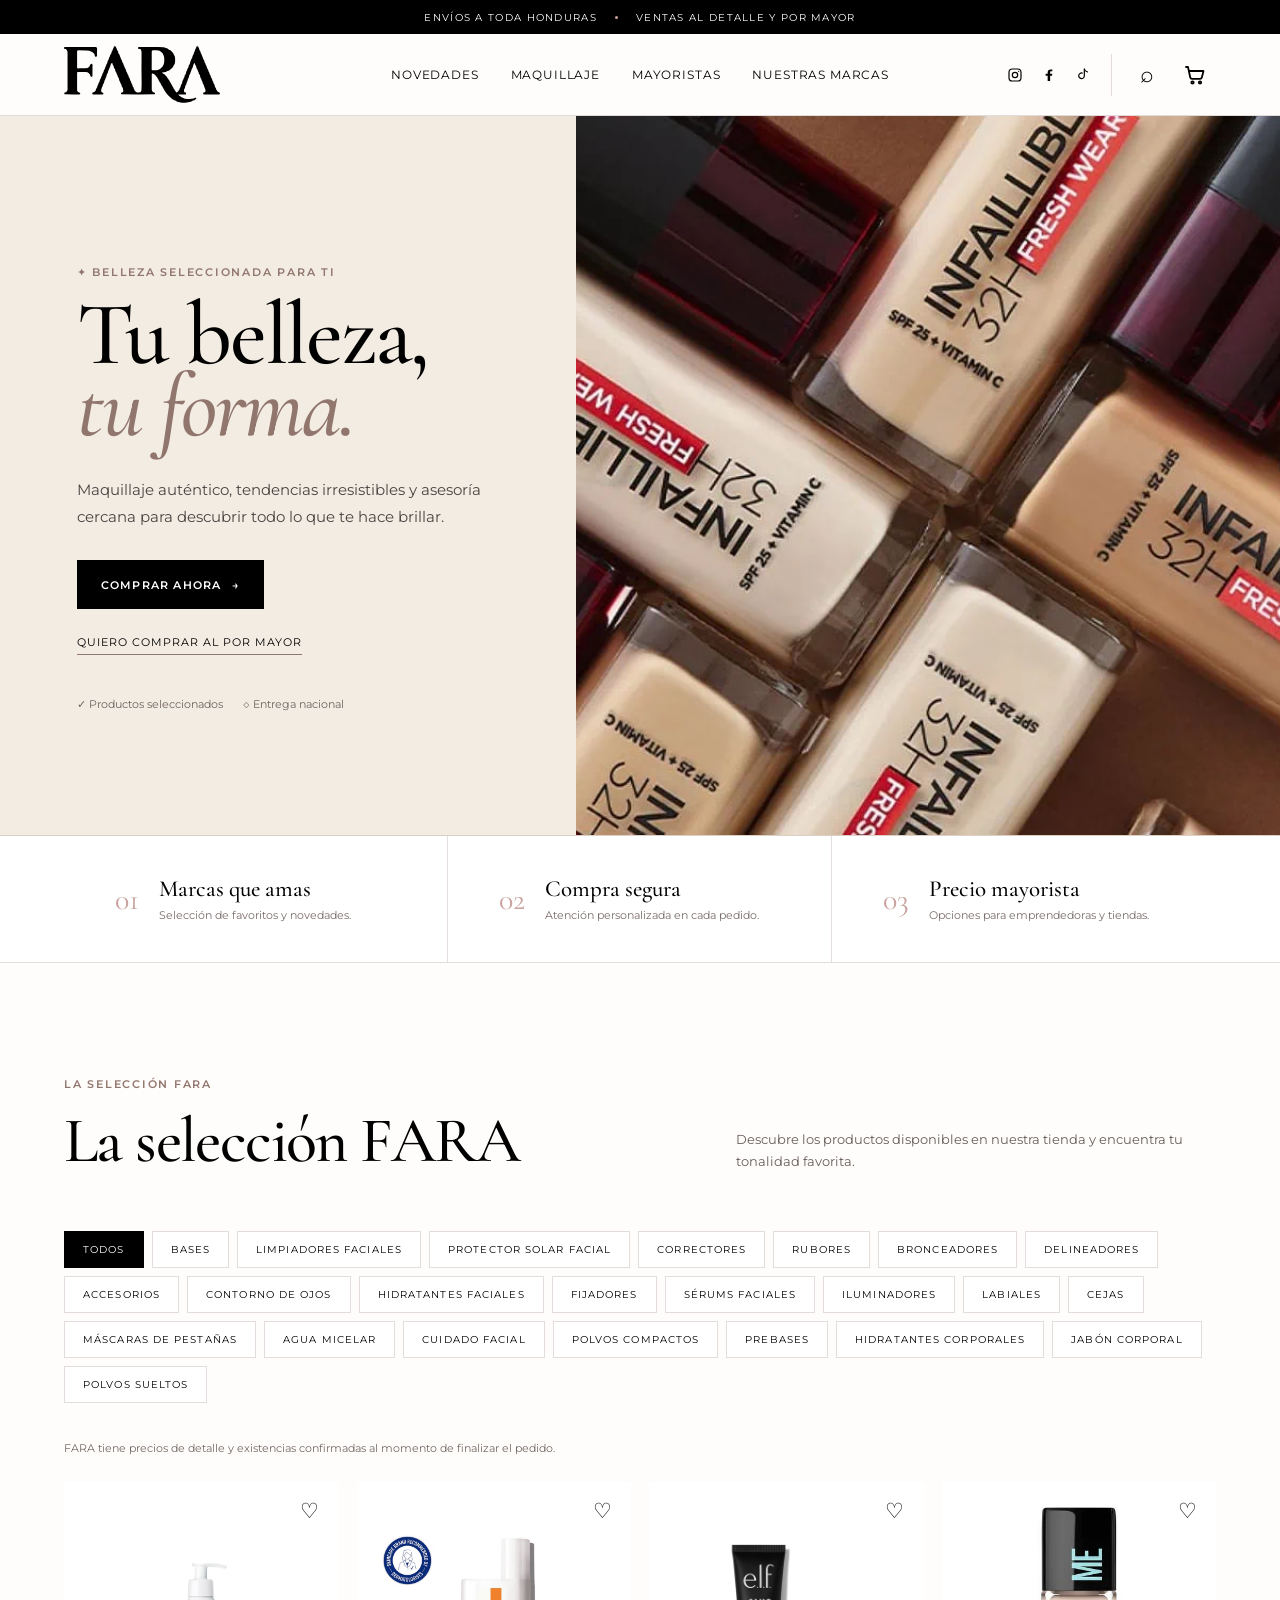
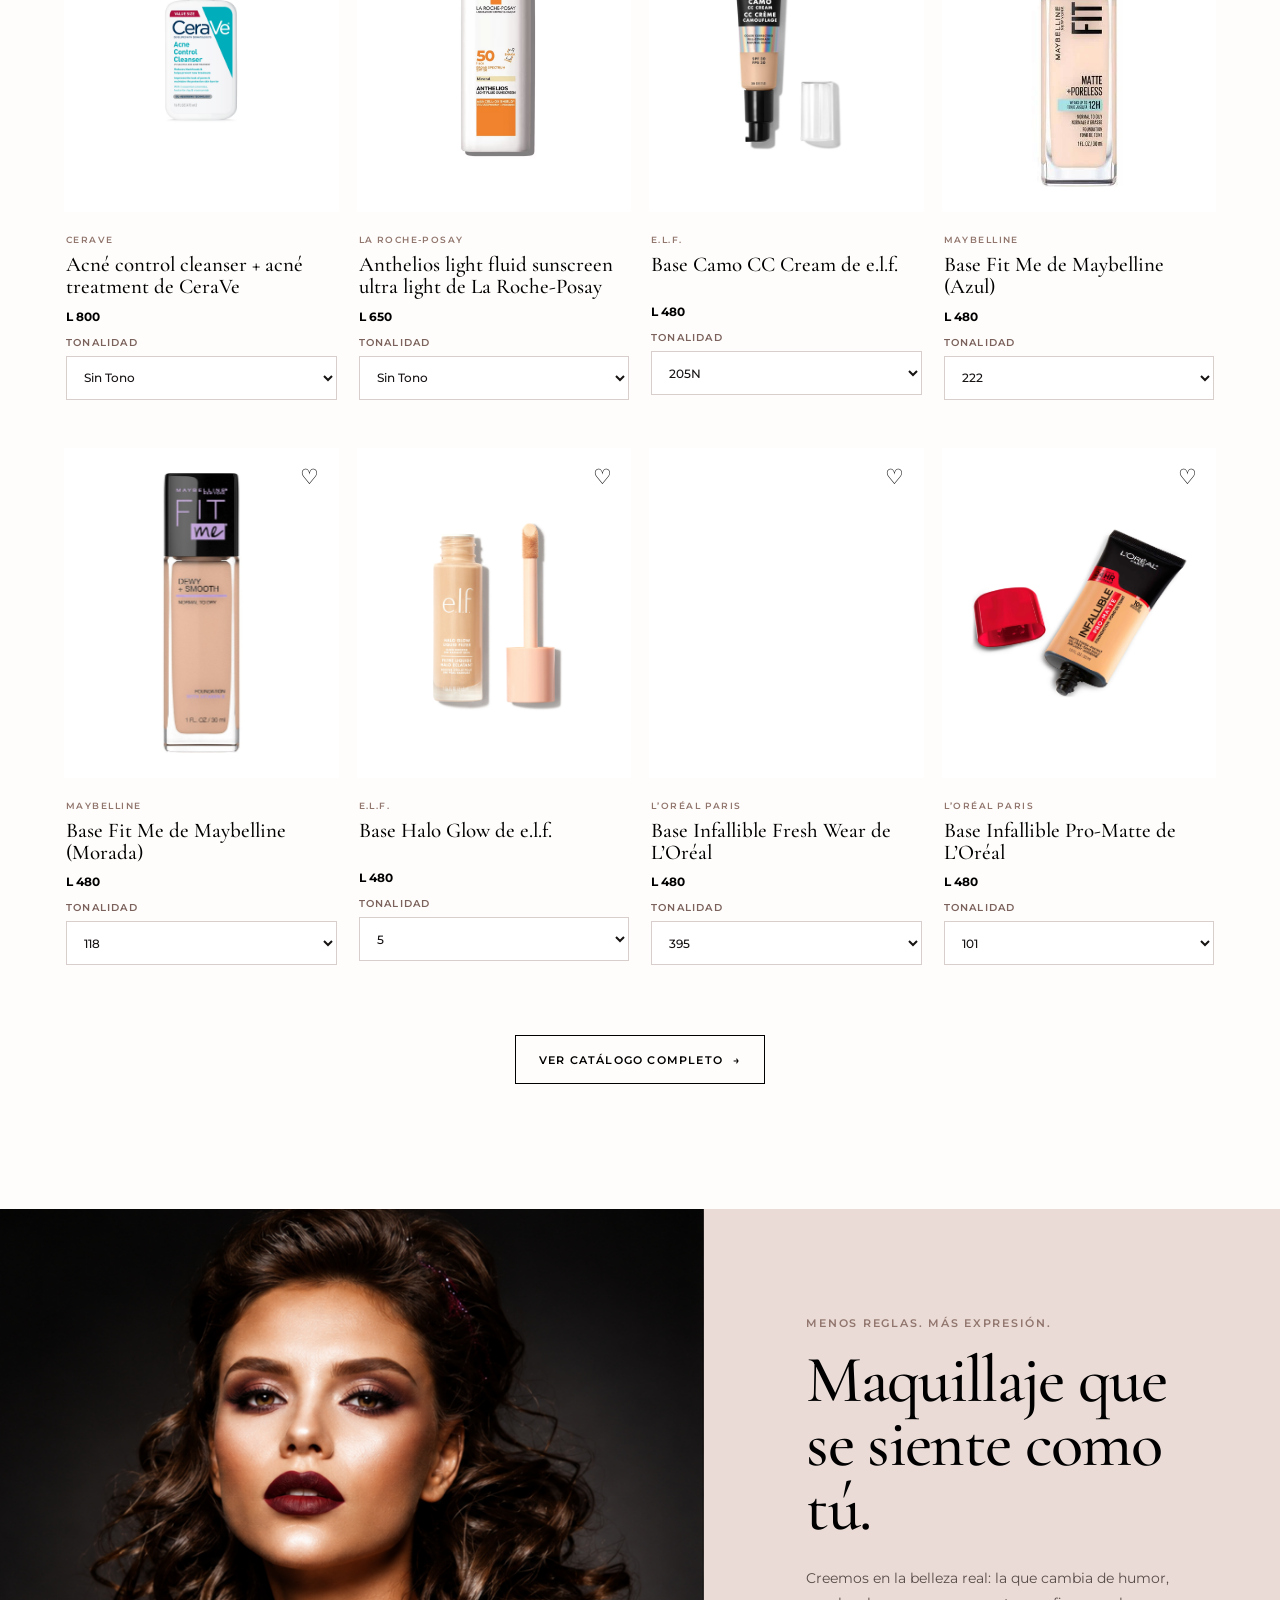
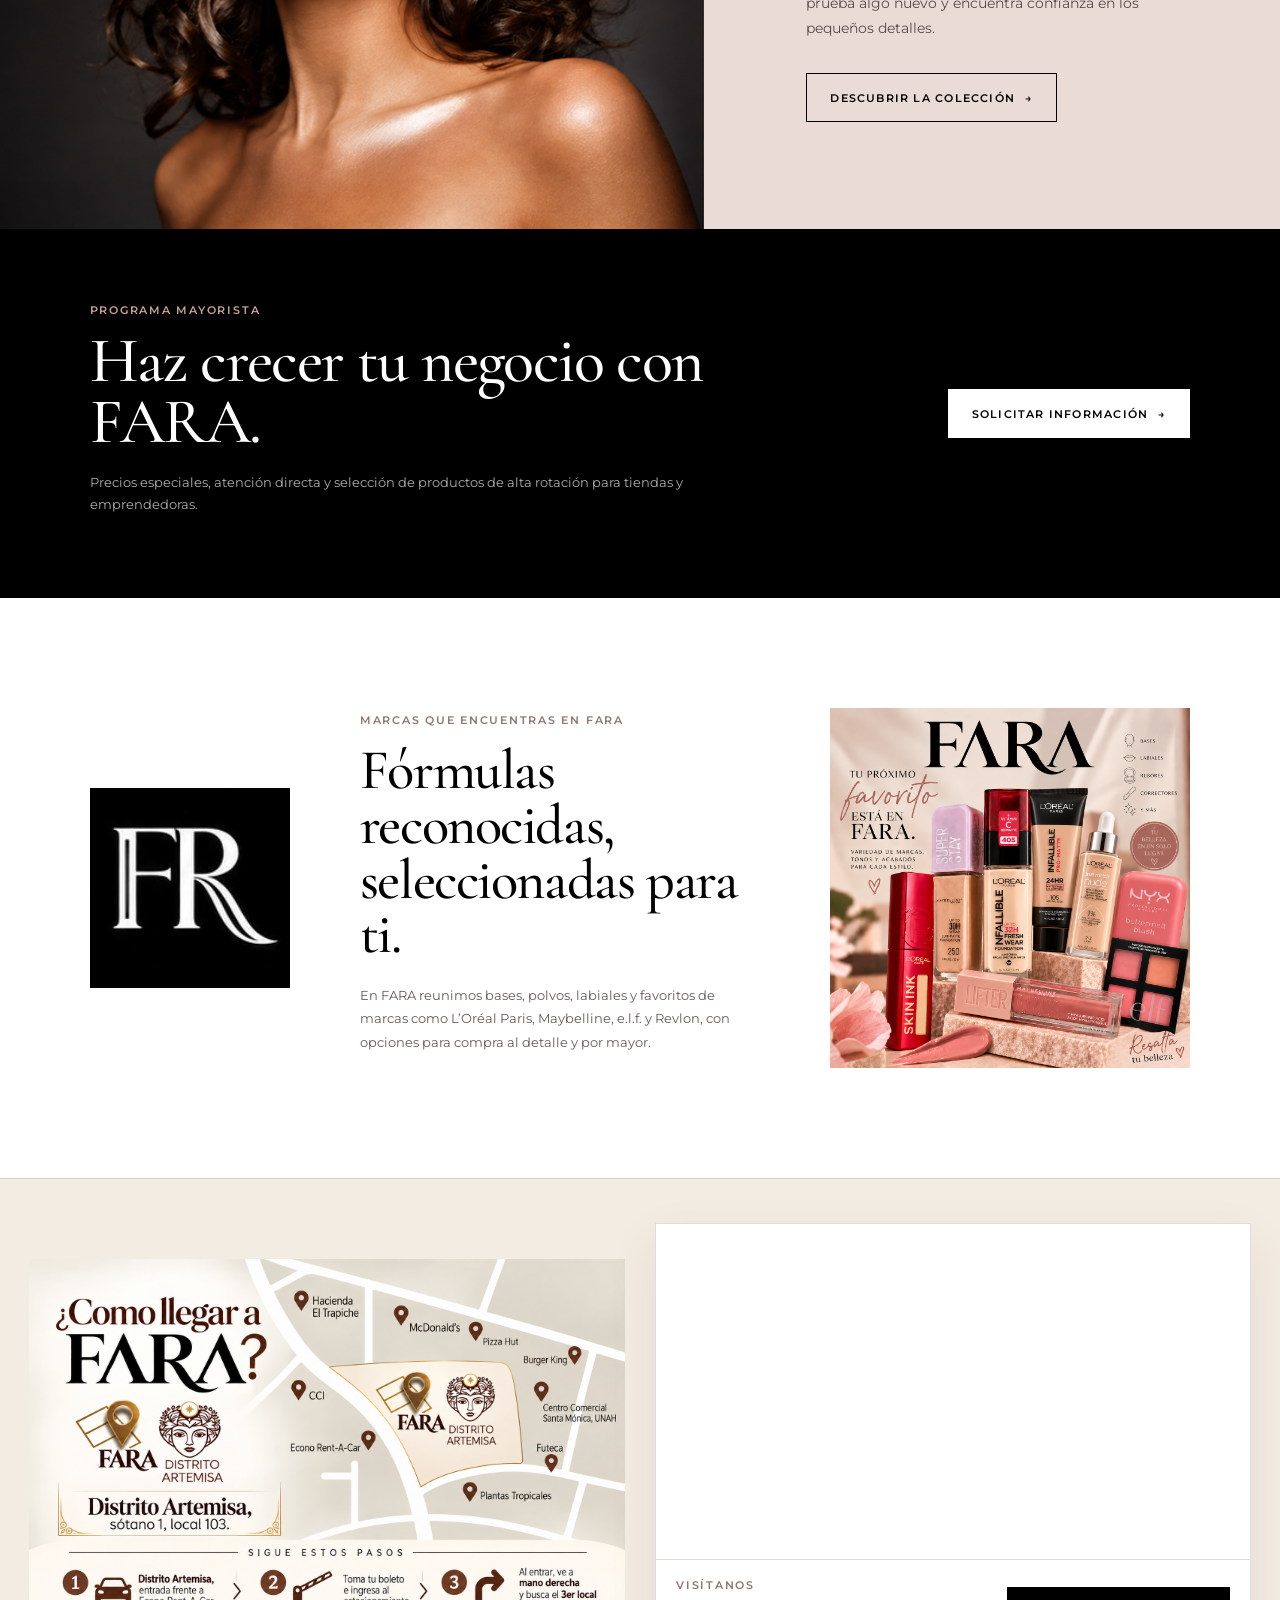
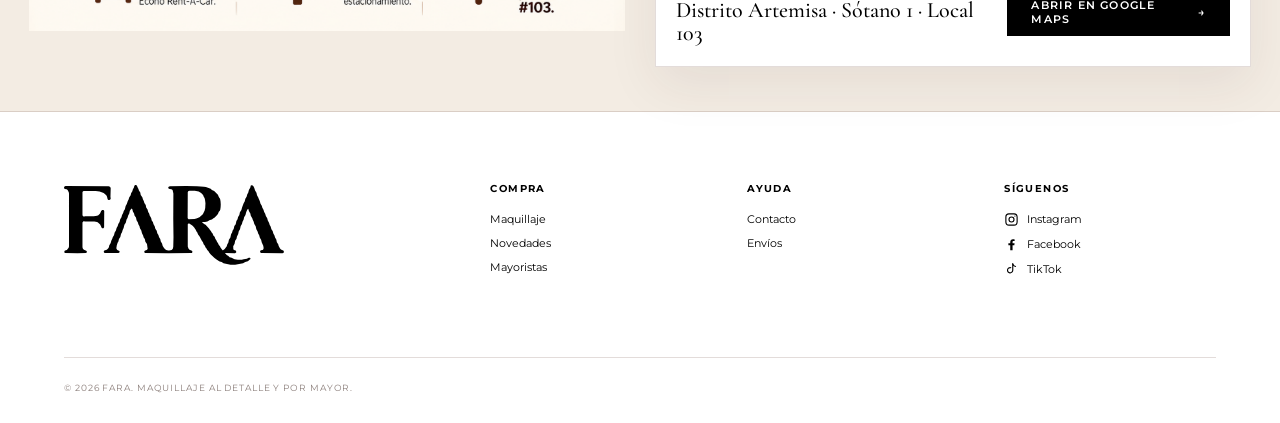
<file: index.html>
<!doctype html>
<html lang="es">

<head>
  <meta charset="utf-8">
  <meta name="viewport" content="width=device-width, initial-scale=1">
  <meta name="theme-color" content="#F3ECE3">
  <meta name="description" content="FARA — Maquillaje al detalle y por mayor en Honduras.">
  <link rel="icon" type="image/svg+xml" href="assets/fara-favicon.ico">
  <link rel="preconnect" href="https://fonts.googleapis.com">
  <link rel="preconnect" href="https://fonts.gstatic.com" crossorigin>
  <link
    href="https://fonts.googleapis.com/css2?family=Cormorant+Garamond:ital,wght@0,500;0,600;1,500&family=Montserrat:wght@400;500;600&display=swap"
    rel="stylesheet">
  <link rel="stylesheet" href="assets/styles.css?v=20260918-location-wide4">
  <link rel="stylesheet" href="assets/logo.css?v=20260803-1610">
  <link rel="stylesheet" href="assets/product-images.css?v=20260803-1610">
  <link rel="stylesheet" href="assets/cart-ui.css?v=20260803-1610">
  <link rel="stylesheet" href="assets/editorial-clean.css?v=20260803-1645">
  <title>FARA | Maquillaje al detalle y por mayor</title>
</head>

<body>
  <div class="announcement">
    <span>Envíos a toda Honduras</span><span class="announcement-dot"></span><span>Ventas al detalle y por mayor</span>
  </div>

  <header class="header">
    <button class="icon-button mobile-only" id="menuOpen" aria-label="Abrir menú"><span class="icon">☰</span></button>
    <a class="wordmark" href="#inicio" aria-label="FARA Inicio">FARA</a>
    <nav class="desktop-nav" aria-label="Navegación principal">
      <a href="#novedades">Novedades</a>
      <a href="/productos.html">Maquillaje</a>
      <a href="#mayoristas">Mayoristas</a>
      <a href="#marca">Nuestras marcas</a>
    </nav>
    <div class="header-actions">
      <button class="icon-button" id="searchToggle" aria-label="Buscar"><span class="icon">⌕</span></button>
      <button class="icon-button cart-button" id="cartOpen" aria-label="Abrir carrito">
        <svg class="cart-svg" viewBox="0 0 24 24" aria-hidden="true">
          <path d="M3 4h2l2.2 10.2a2 2 0 0 0 2 1.6h7.7a2 2 0 0 0 2-1.6L20.5 8H6.2"></path>
          <circle cx="9.5" cy="19.5" r="1.2"></circle>
          <circle cx="17" cy="19.5" r="1.2"></circle>
        </svg>
        <span class="cart-count" id="cartCount" hidden>0</span>
      </button>
    </div>
  </header>

  <div class="search-bar" id="searchBar" hidden>
    <span class="icon">⌕</span>
    <input id="searchInput" autocomplete="off" placeholder="Buscar por producto, marca o categoría">
    <button class="icon-button" id="searchClose" aria-label="Cerrar búsqueda">×</button>
  </div>

  <main>
    <section class="hero" id="inicio">
      <div class="hero-copy">
        <span class="eyebrow">✦ Belleza seleccionada para ti</span>
        <h1>Tu belleza,<br><em>tu forma.</em></h1>
        <p>Maquillaje auténtico, tendencias irresistibles y asesoría cercana para descubrir todo lo que te hace brillar.
        </p>
        <div class="hero-actions">
          <a class="button button--dark" href="/productos.html">Comprar ahora <span>→</span></a>
          <a class="text-link" href="#mayoristas">Quiero comprar al por mayor</a>
        </div>
        <div class="hero-proof"><span>✓ Productos seleccionados</span><span>◇ Entrega nacional</span></div>
      </div>
      <div class="hero-art" aria-label="Colección de maquillaje FARA">
        <img src="assets/Base-maquillaje-LOreal-2-1200x675.webp"
          alt="Colección de maquillaje L'Oréal disponible en FARA"
          style="width:100%;height:100%;object-fit:cover;object-position:center;">
      </div>
    </section>

    <section class="benefits" aria-label="Beneficios">
      <article><span>01</span>
        <div><strong>Marcas que amas</strong>
          <p>Selección de favoritos y novedades.</p>
        </div>
      </article>
      <article><span>02</span>
        <div><strong>Compra segura</strong>
          <p>Atención personalizada en cada pedido.</p>
        </div>
      </article>
      <article><span>03</span>
        <div><strong>Precio mayorista</strong>
          <p>Opciones para emprendedoras y tiendas.</p>
        </div>
      </article>
    </section>

    <section class="catalog" id="productos">
      <div class="section-heading">
        <div><span class="eyebrow">La selección FARA</span>
          <h2>Favoritos del momento</h2>
        </div>
        <p>Una colección curada para elevar tu rutina diaria con fórmulas, tonos y acabados que sí vas a usar.</p>
      </div>
      <div class="category-row" id="categories" role="tablist" aria-label="Categorías"></div>
      <div class="product-grid" id="productGrid"></div>
      <div class="empty-state" id="emptyState" hidden>No encontramos productos con esa búsqueda.</div>
      <div style="display:flex;justify-content:center;margin-top:54px;">
        <a class="button button--outline" href="/productos.html">Ver catálogo completo <span>→</span></a>
      </div>
    </section>

    <section class="editorial" id="novedades">
      <div class="editorial-image" aria-label="Retrato editorial de maquillaje FARA"></div>
      <div class="editorial-copy">
        <span class="eyebrow">Menos reglas. Más expresión.</span>
        <h2>Maquillaje que se siente como tú.</h2>
        <p>Creemos en la belleza real: la que cambia de humor, prueba algo nuevo y encuentra confianza en los pequeños
          detalles.</p>
        <a class="button button--outline" href="/productos.html">Descubrir la colección <span>→</span></a>
      </div>
    </section>

    <section class="wholesale" id="mayoristas">
      <div><span class="eyebrow">Programa mayorista</span>
        <h2>Haz crecer tu negocio con FARA.</h2>
        <p>Precios especiales, atención directa y selección de productos de alta rotación para tiendas y emprendedoras.
        </p>
      </div>
      <a class="button button--light"
        href="https://wa.me/50493609889?text=Hola%2C%20me%20interesa%20recibir%20informaci%C3%B3n%20sobre%20el%20programa%20mayorista%20de%20FARA.%20Deseo%20conocer%20precios%2C%20pedido%20m%C3%ADnimo%2C%20formas%20de%20pago%20y%20entrega."
        target="_blank" rel="noopener noreferrer">Solicitar información <span>→</span></a>
    </section>

    <section class="brand-story" id="marca">
      <div class="brand-monogram" aria-label="Monograma FR de FARA">
        <img src="assets/manual de marca FARA -mono.jpeg" alt="Monograma FR de FARA"
          style="width:100%;height:100%;object-fit:cover;display:block;">
      </div>
      <div>
        <span class="eyebrow">Marcas que encuentras en FARA</span>
        <h2>Fórmulas reconocidas, seleccionadas para ti.</h2>
        <p>En FARA reunimos bases, polvos, labiales y favoritos de marcas como L’Oréal Paris, Maybelline, e.l.f. y
          Revlon, con opciones para compra al detalle y por mayor.</p>
      </div>
      <img src="assets/Belleza en un solo lugar.png"
        alt="Selección de bases, polvo y labial de marcas vendidas por FARA">
    </section>

    <section class="location-section" id="ubicacion" aria-label="Cómo llegar a FARA Distrito Artemisa">
      <div class="location-grid">
        <div class="location-art">
          <img src="assets/Cómo llegar a FARA Distrito Artemisa v3.png"
            alt="Cómo llegar a FARA en Distrito Artemisa, sótano 1, local 103" loading="lazy" decoding="async">
        </div>

        <div class="location-map-card">
          <iframe class="location-map" title="Ubicación de FARA en Distrito Artemisa"
            src="https://www.google.com/maps?q=FARA%20Distrito%20Artemisa%2C%20Tegucigalpa%2C%20Honduras&output=embed"
            loading="lazy" referrerpolicy="no-referrer-when-downgrade" allowfullscreen>
          </iframe>
          <div class="location-map-info">
            <div>
              <span class="eyebrow">Visítanos</span>
              <strong>Distrito Artemisa · Sótano 1 · Local 103</strong>
            </div>
            <a class="button button--dark" href="https://maps.app.goo.gl/n6GXrQYD8aGFm8qd6" target="_blank"
              rel="noopener noreferrer">
              Abrir en Google Maps <span>→</span>
            </a>
          </div>
        </div>
      </div>
    </section>
  </main>

  <footer class="footer">
    <a class="wordmark wordmark--footer" href="#inicio">FARA</a>
    <div><strong>Compra</strong><a href="/productos.html">Maquillaje</a><a href="#novedades">Novedades</a><a
        href="#mayoristas">Mayoristas</a></div>
    <div><strong>Ayuda</strong><a href="mailto:farahn.sac@gmail.com">Contacto</a><a
        href="https://wa.me/50493609889?text=Necesito%Ayuda%con%Informacion%de%Envíos">Envíos</a></div>
    <div><strong>Síguenos</strong><a href="https://www.instagram.com/fara__hnd/">Instagram</a><a
        href="https://www.facebook.com/Fara.Honduras">Facebook</a><a
        href="https://www.tiktok.com/@fara.hnd?_r=1&_t=ZS-99cYiEB0FvR">TikTok</a></div>
    <p>© 2026 FARA. Maquillaje al detalle y por mayor.</p>
  </footer>

  <div class="overlay-panel mobile-menu" id="mobileMenu" hidden>
    <button class="icon-button panel-close" id="menuClose" aria-label="Cerrar menú">×</button>
    <a class="wordmark" href="#inicio">FARA</a>
    <nav><a href="#novedades">Novedades</a><a href="/productos.html">Maquillaje</a><a
        href="#mayoristas">Mayoristas</a><a href="#marca">Nuestras marcas</a></nav>
  </div>

  <div class="cart-overlay" id="cartOverlay" hidden>
    <aside class="cart-drawer" aria-label="Carrito de compra">
      <div class="cart-header">
        <div><span class="eyebrow">Tu selección</span>
          <h2>Carrito (<span id="cartTitleCount">0</span>)</h2>
        </div>
        <button class="icon-button" id="cartClose" aria-label="Cerrar carrito">×</button>
      </div>
      <div class="cart-items" id="cartItems"></div>
      <div class="cart-footer" id="cartFooter" hidden></div>
    </aside>
  </div>

  <script src="assets/app.js?v=20260910-descriptions1" defer></script>
  <script src="assets/products-extra.js?v=20260918-tiktok-link1" defer></script>
</body>

</html>
</file>
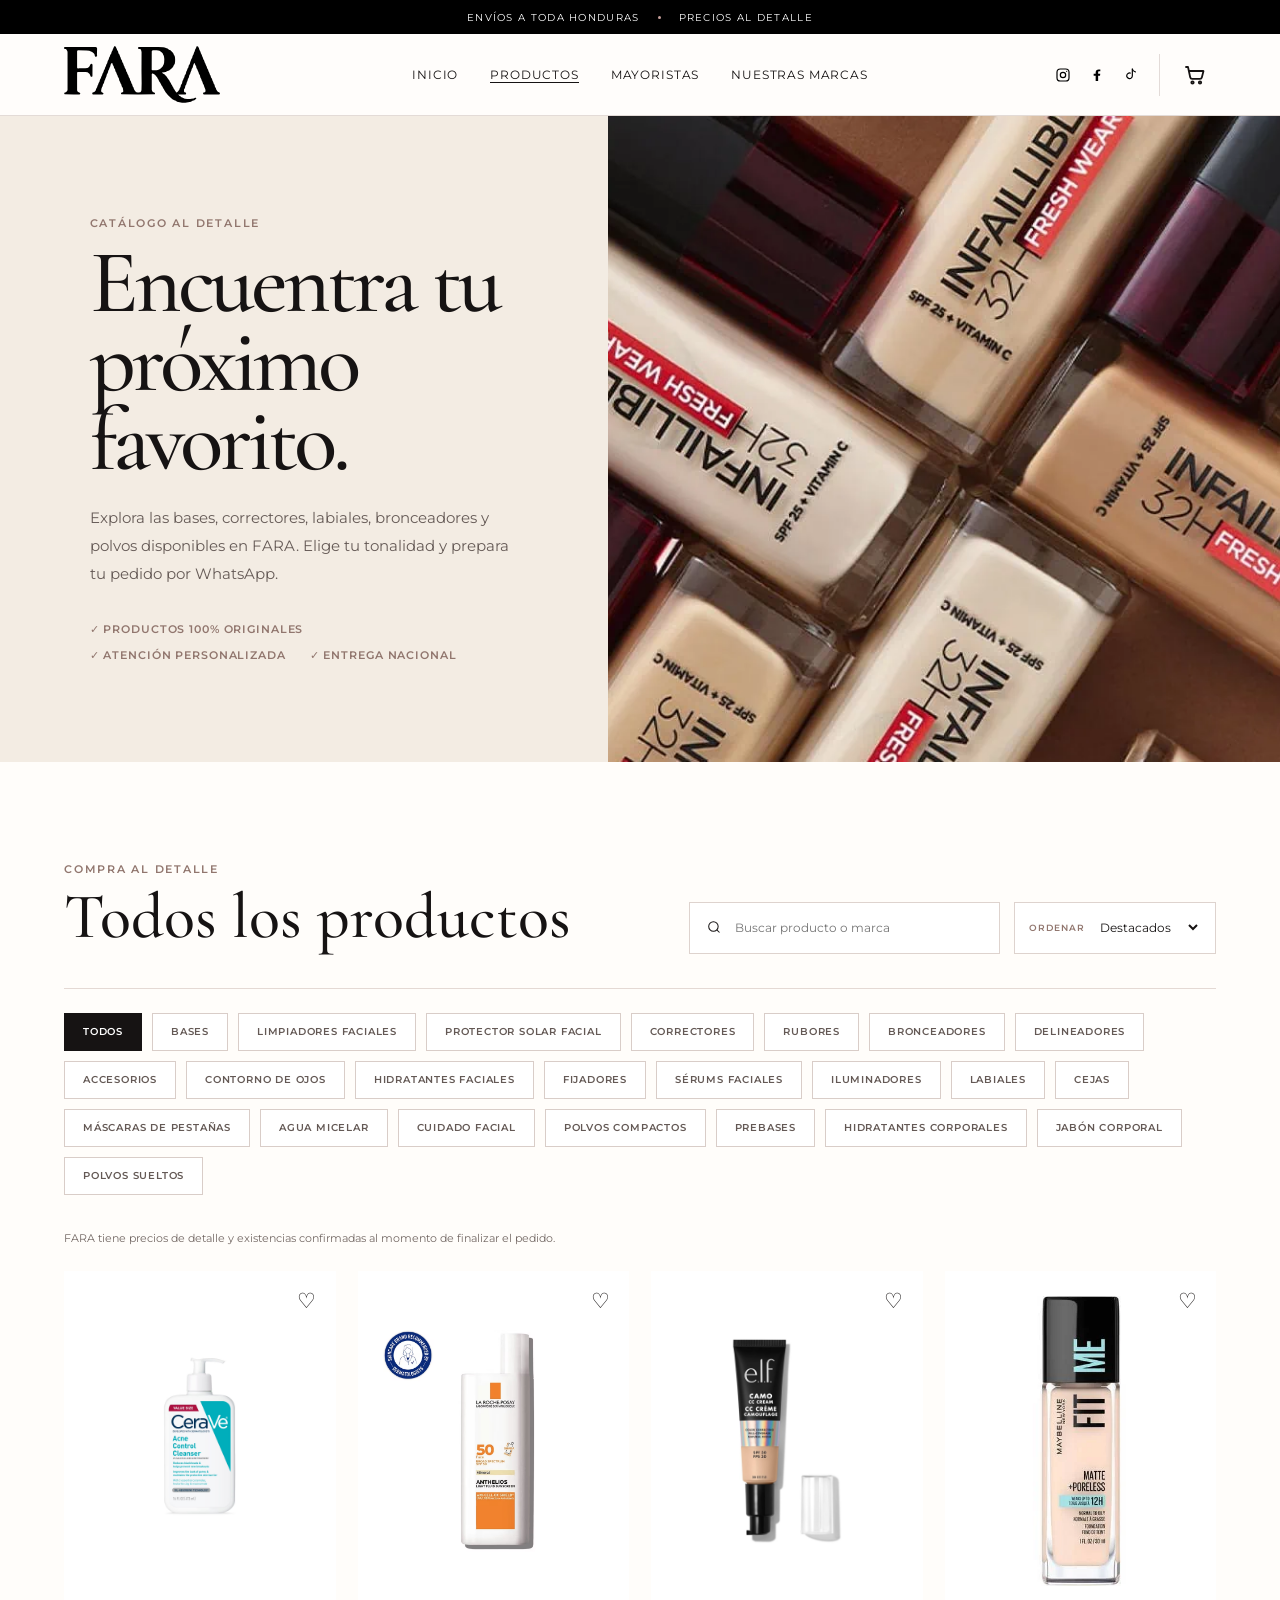
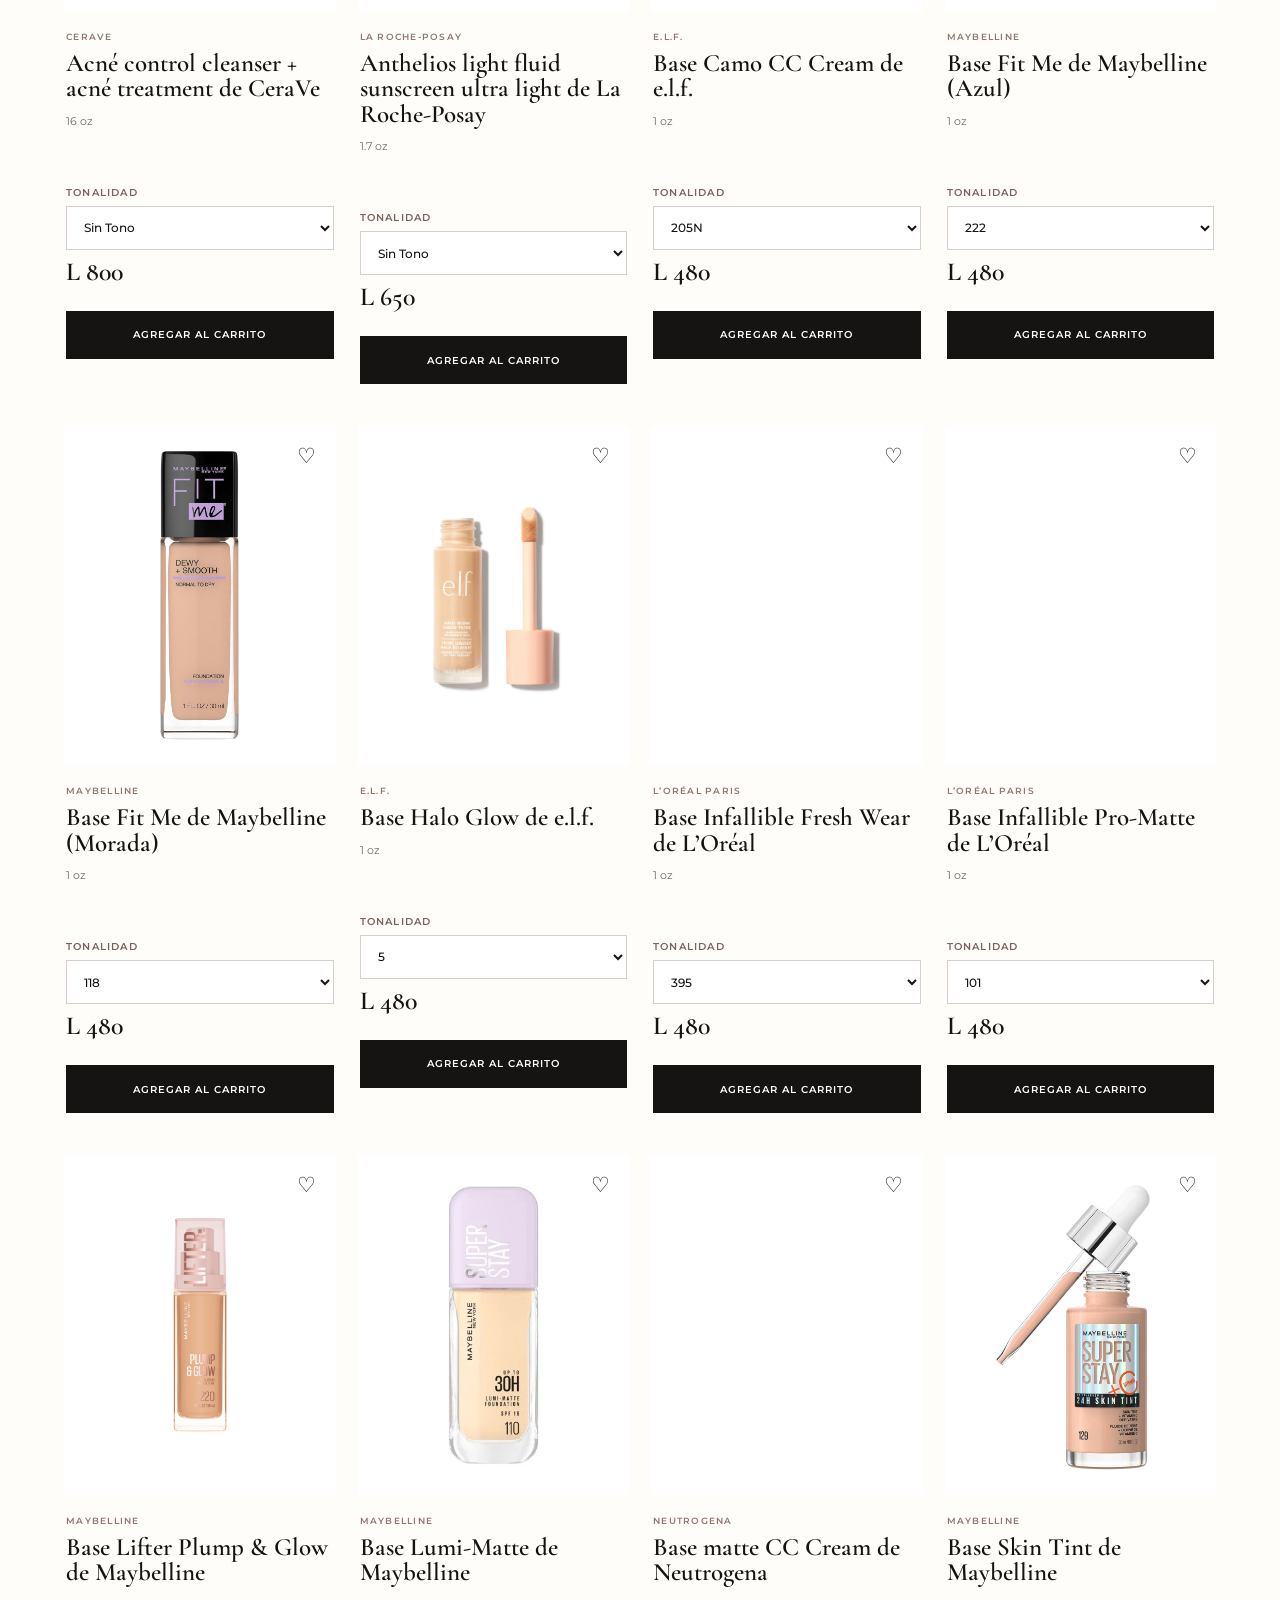
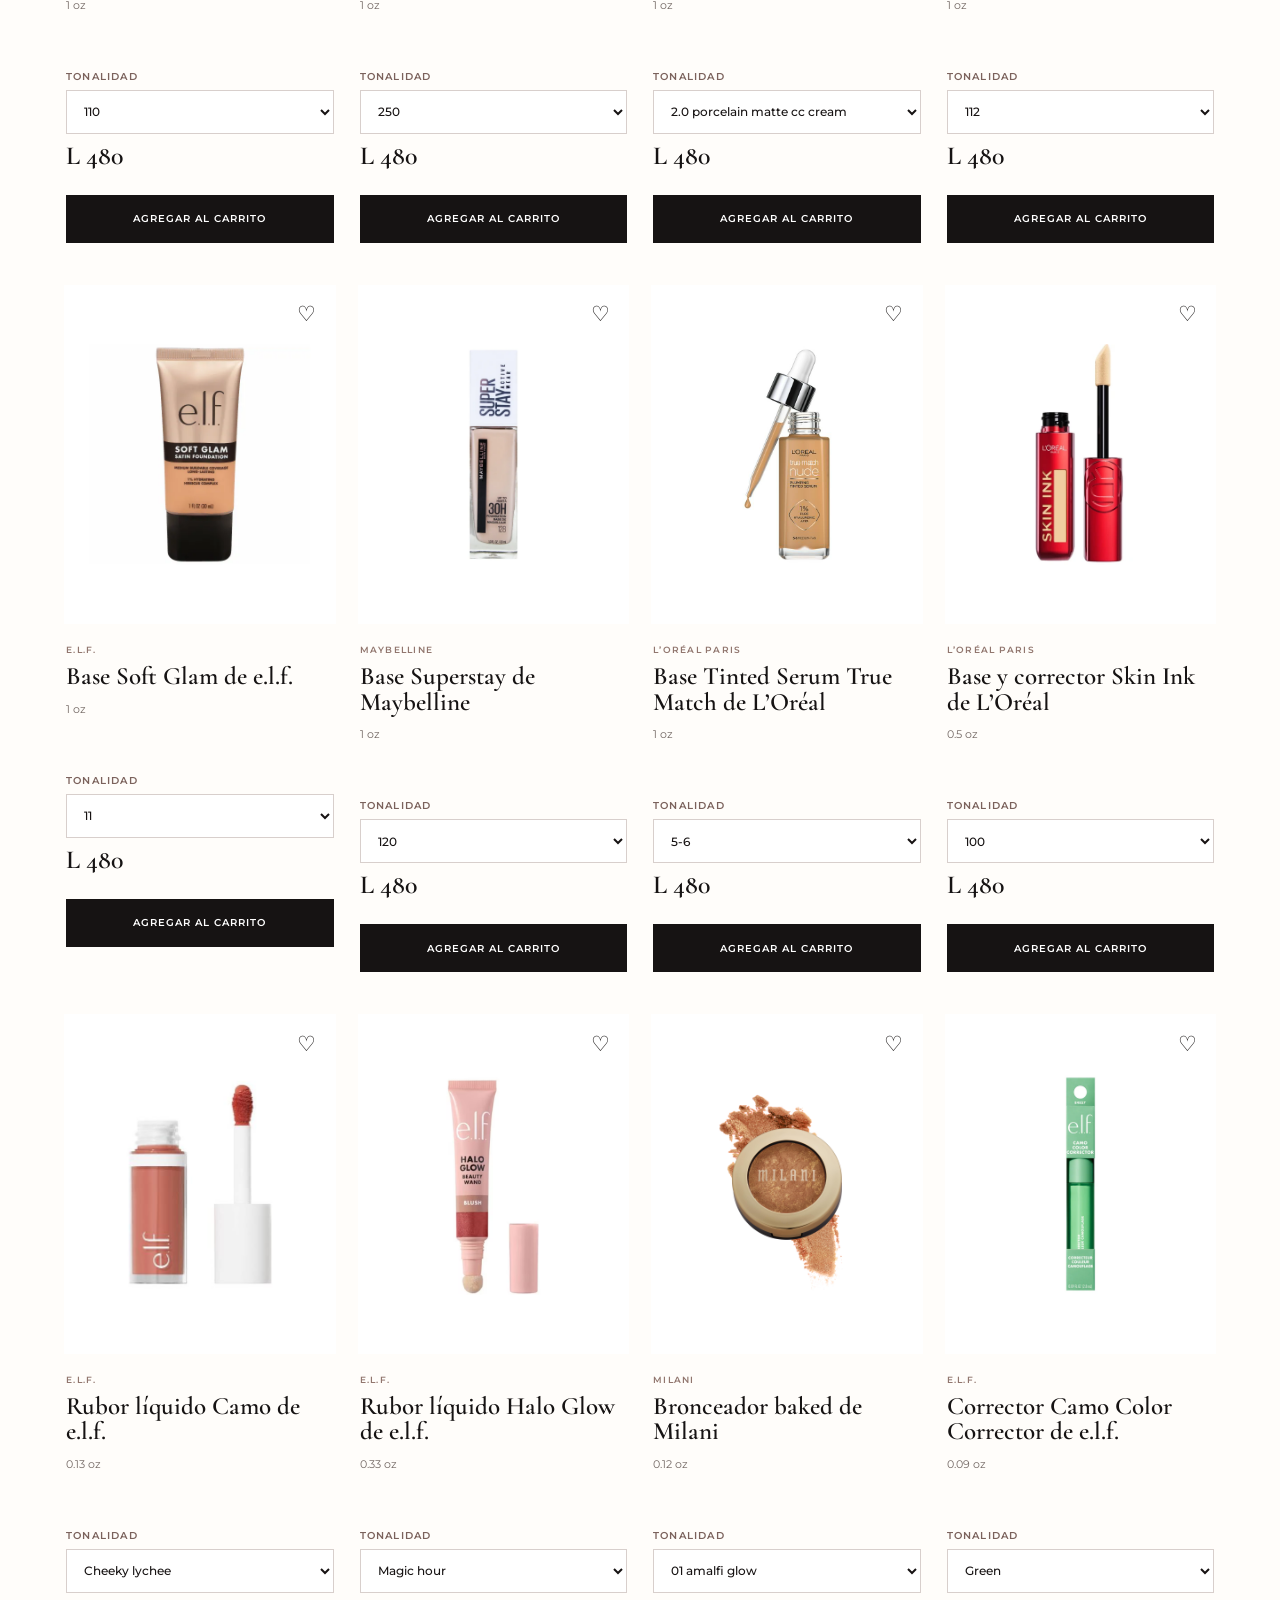
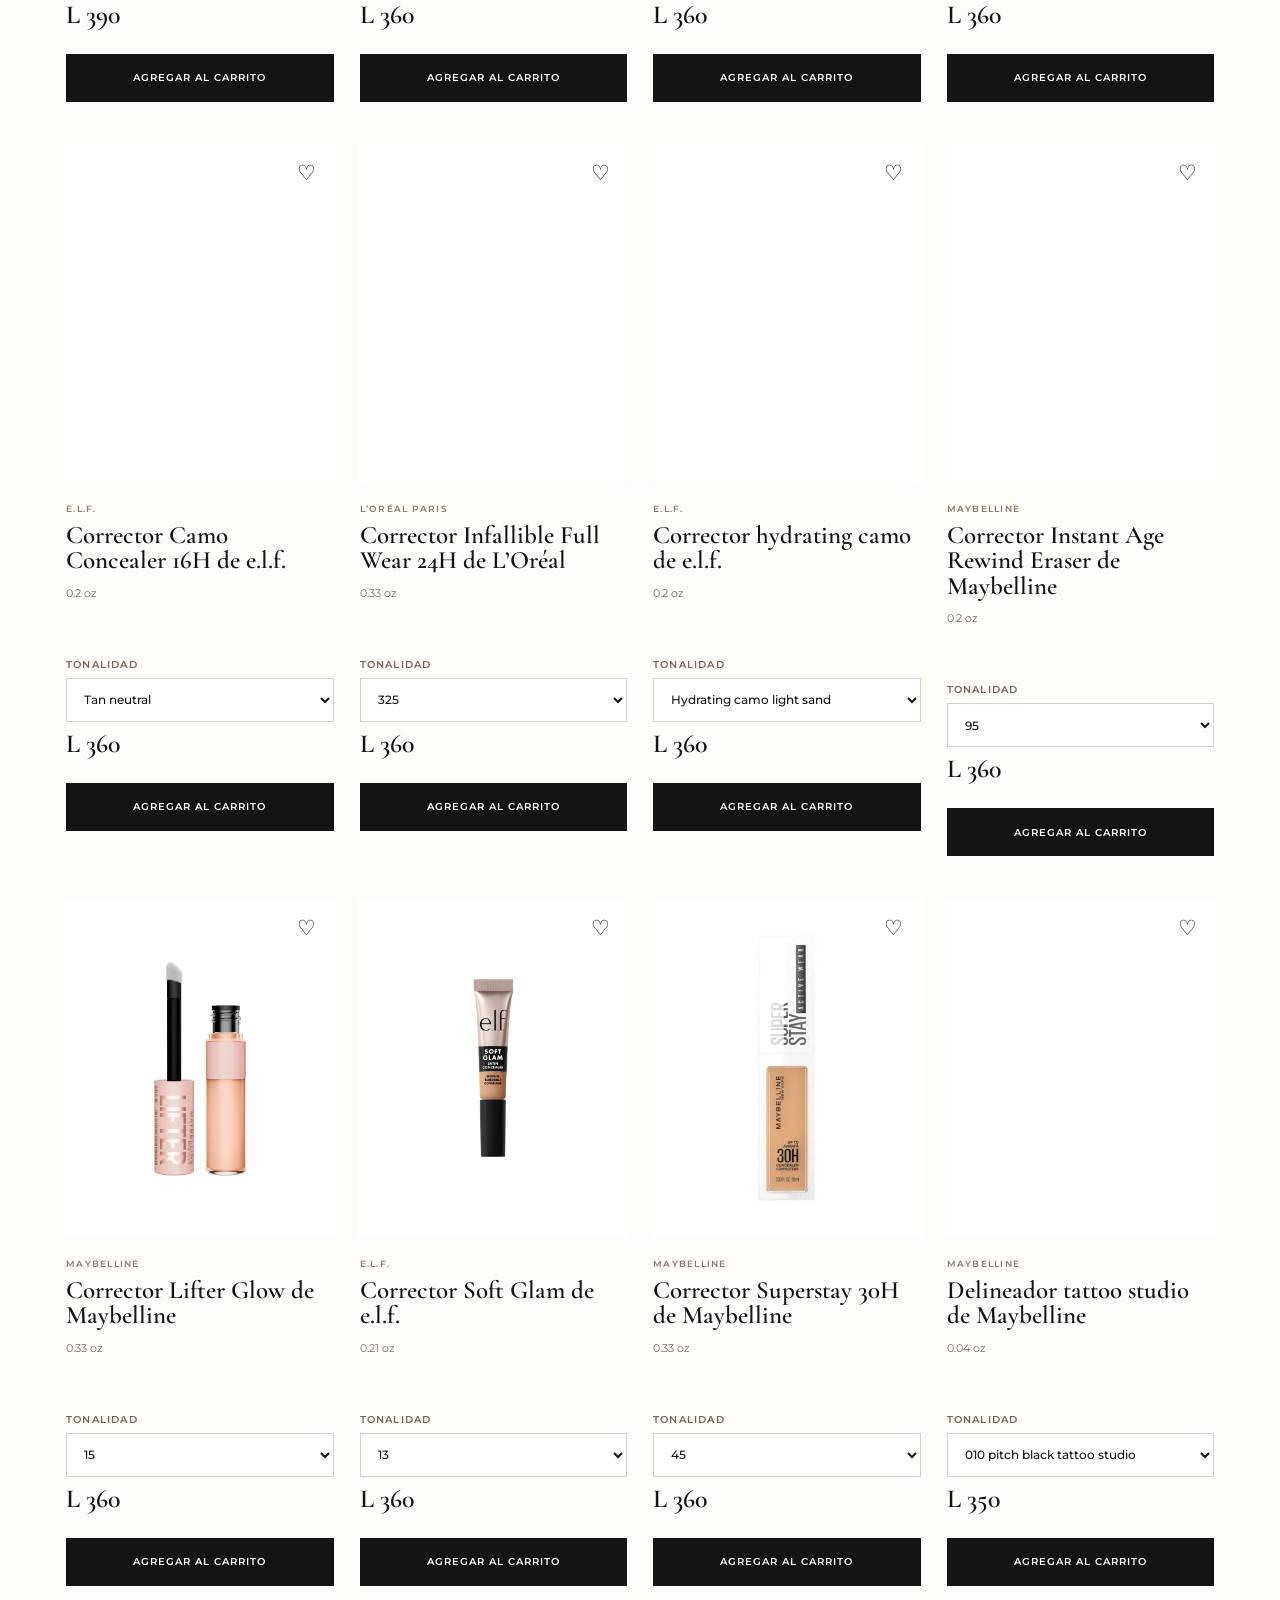
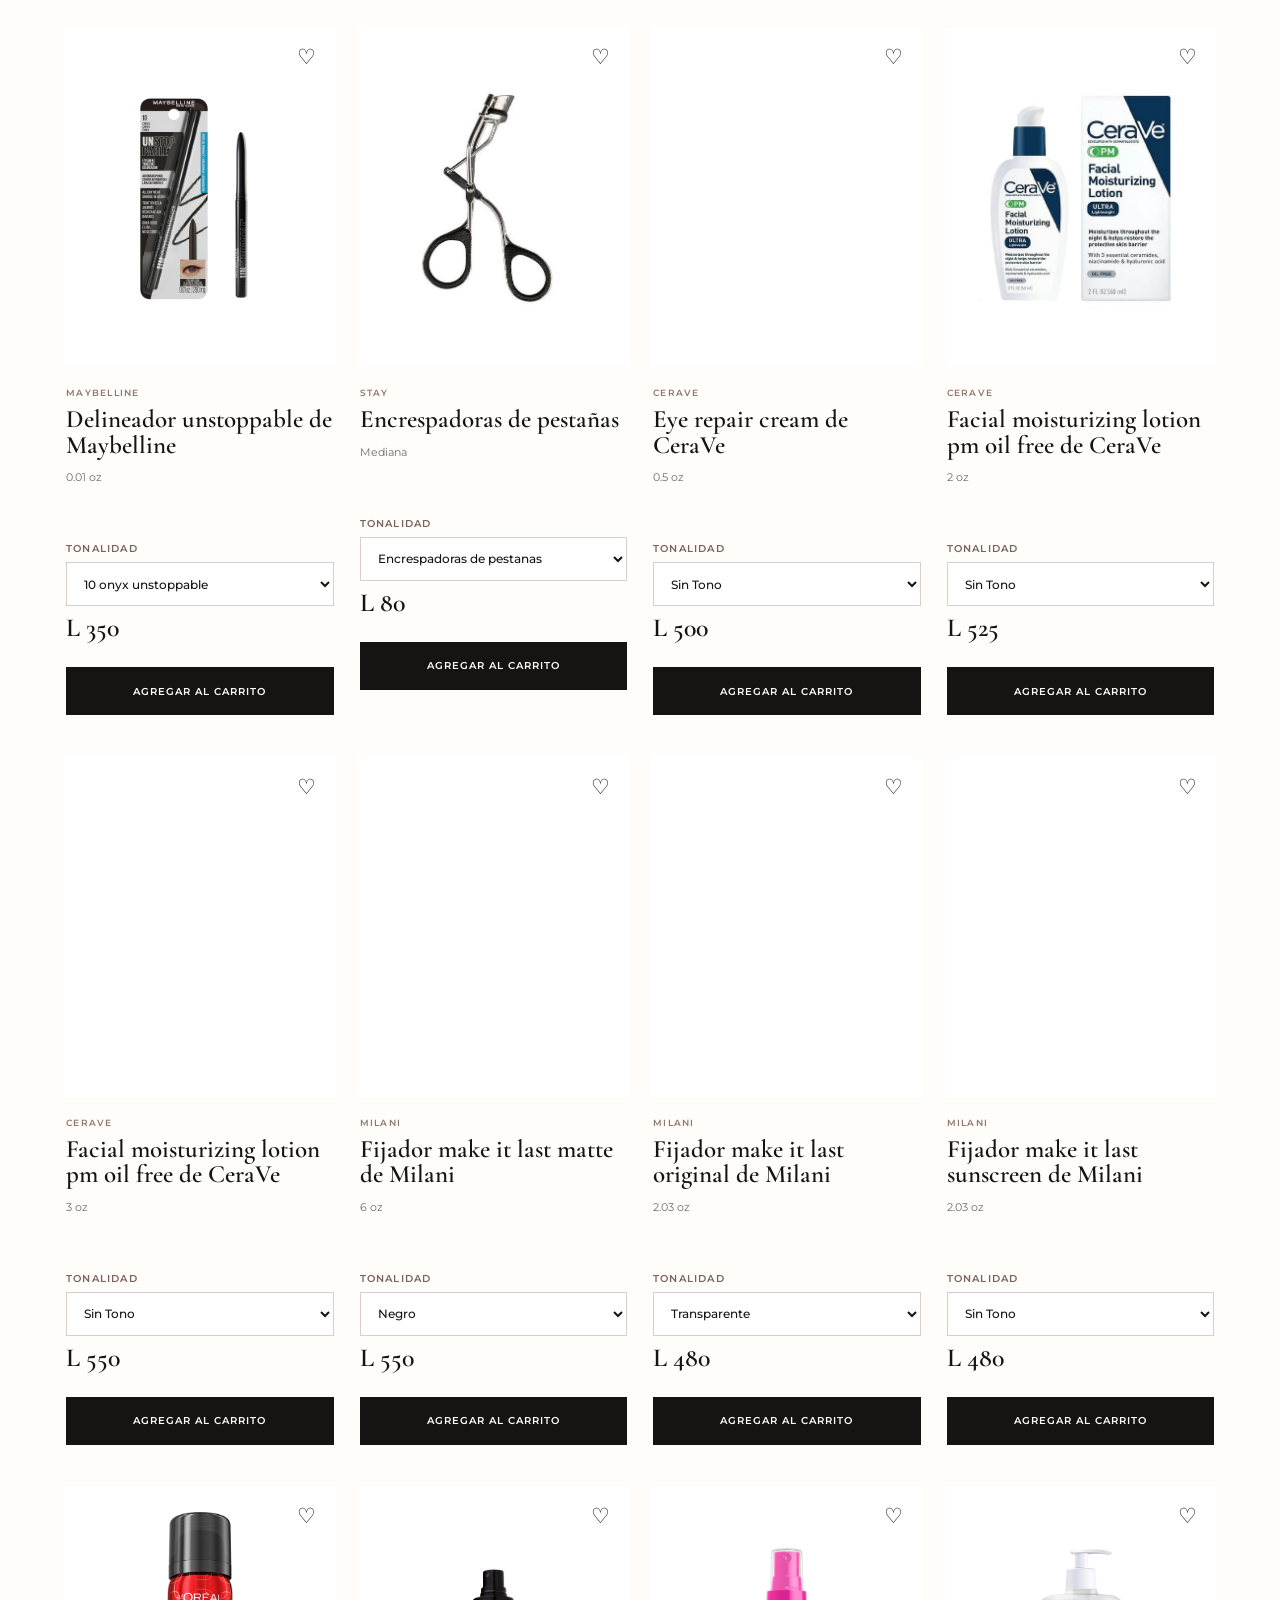
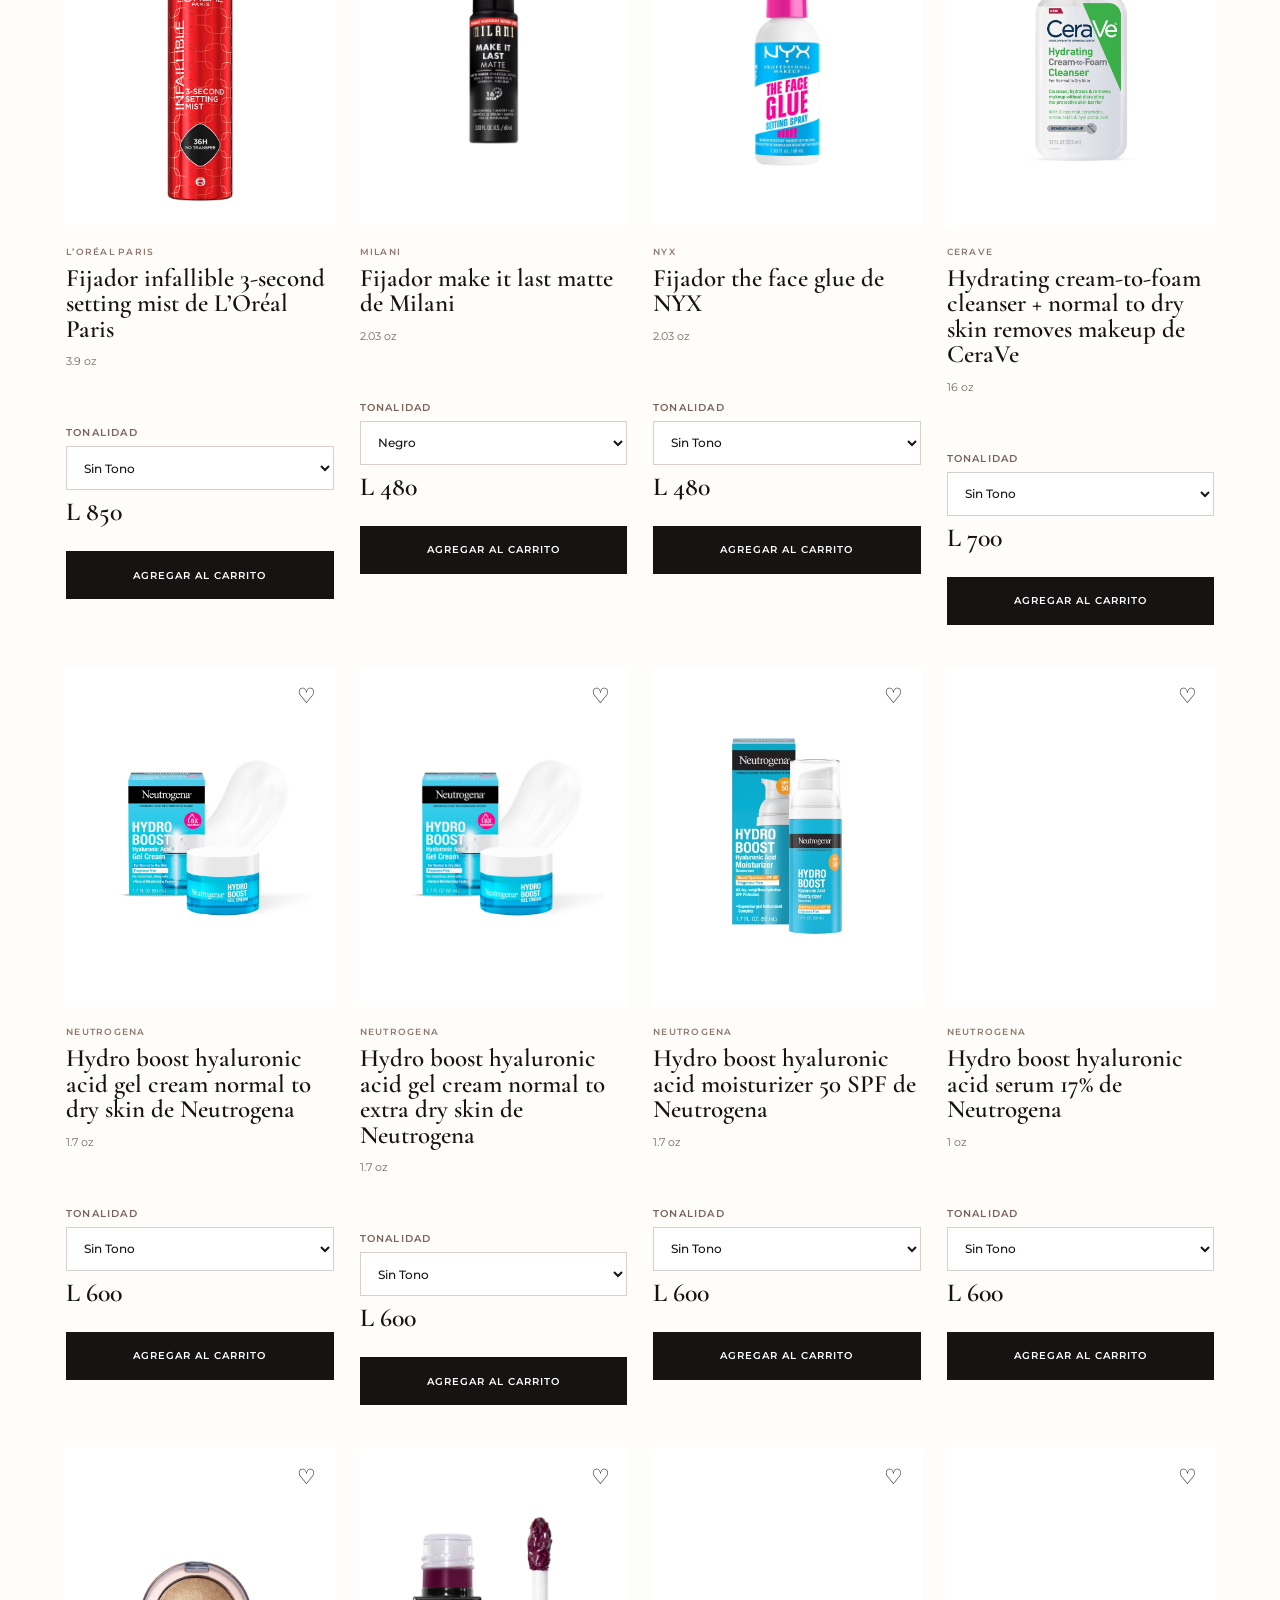
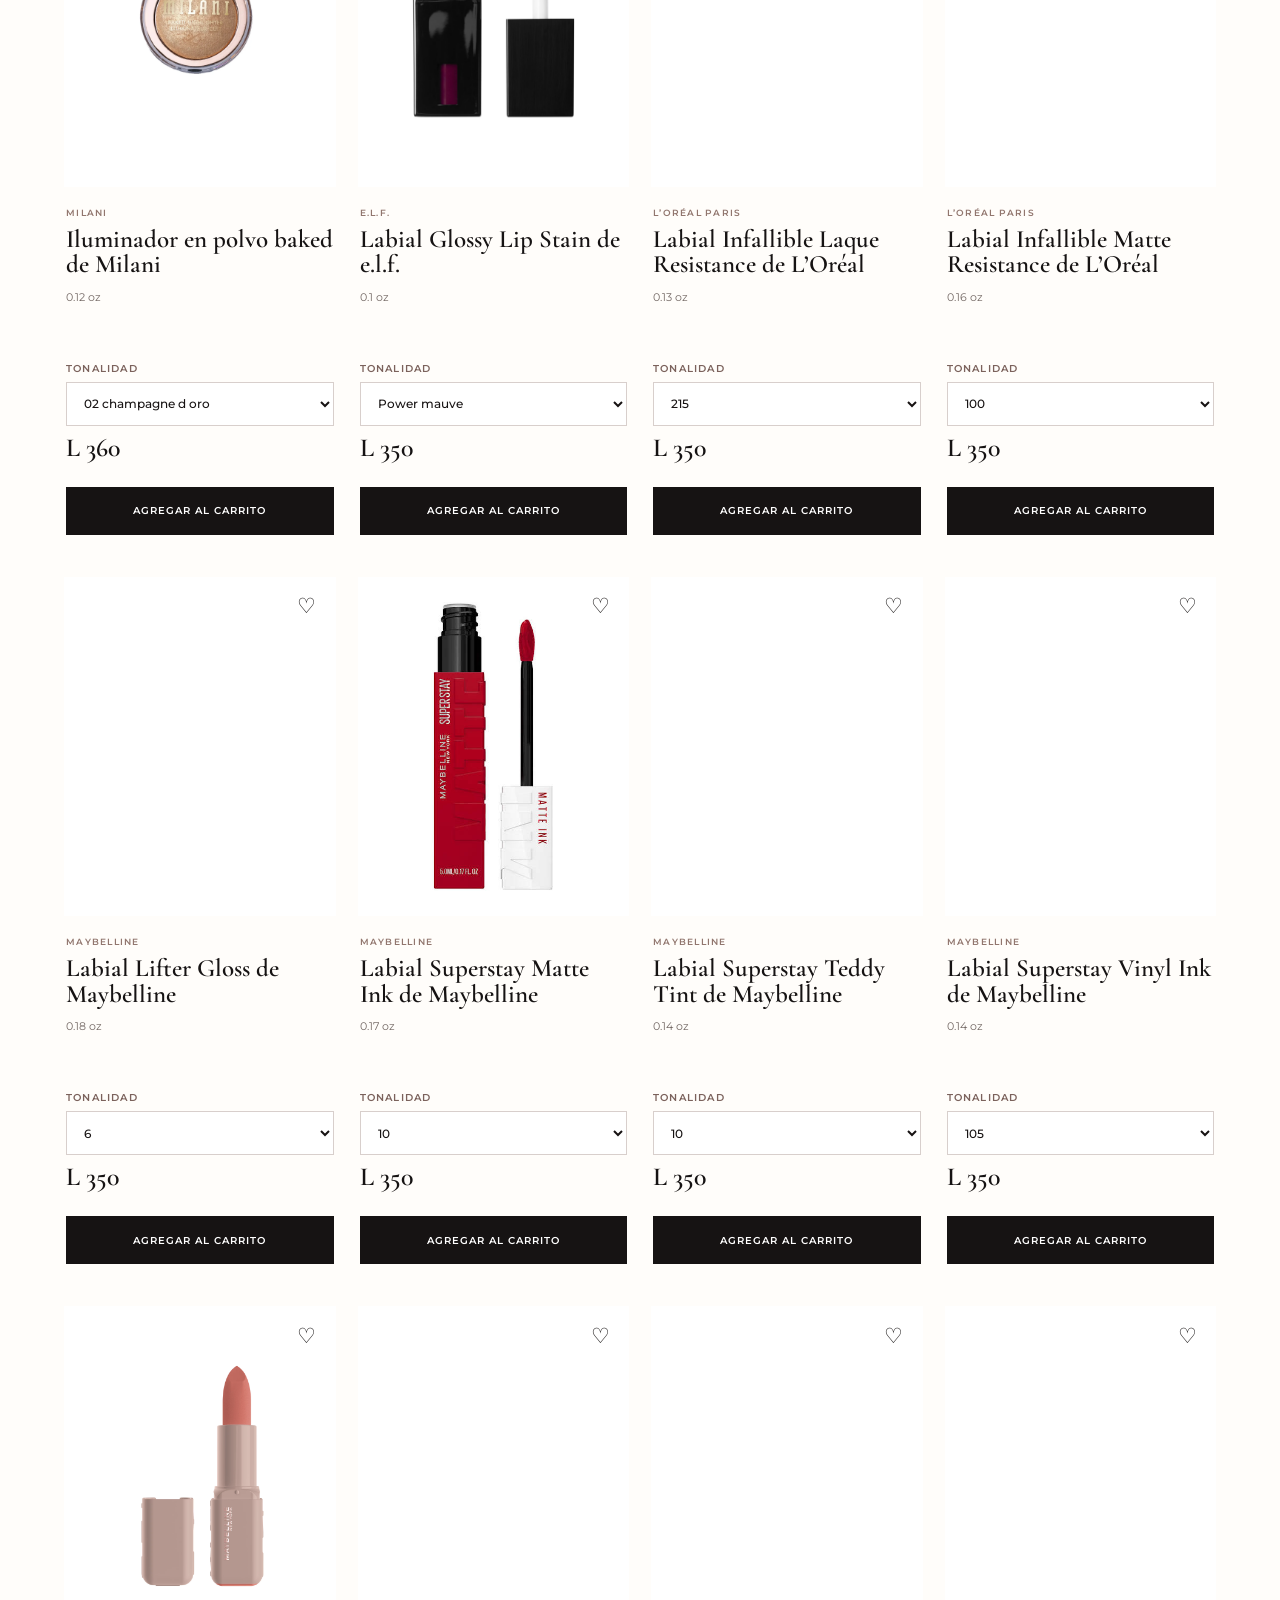
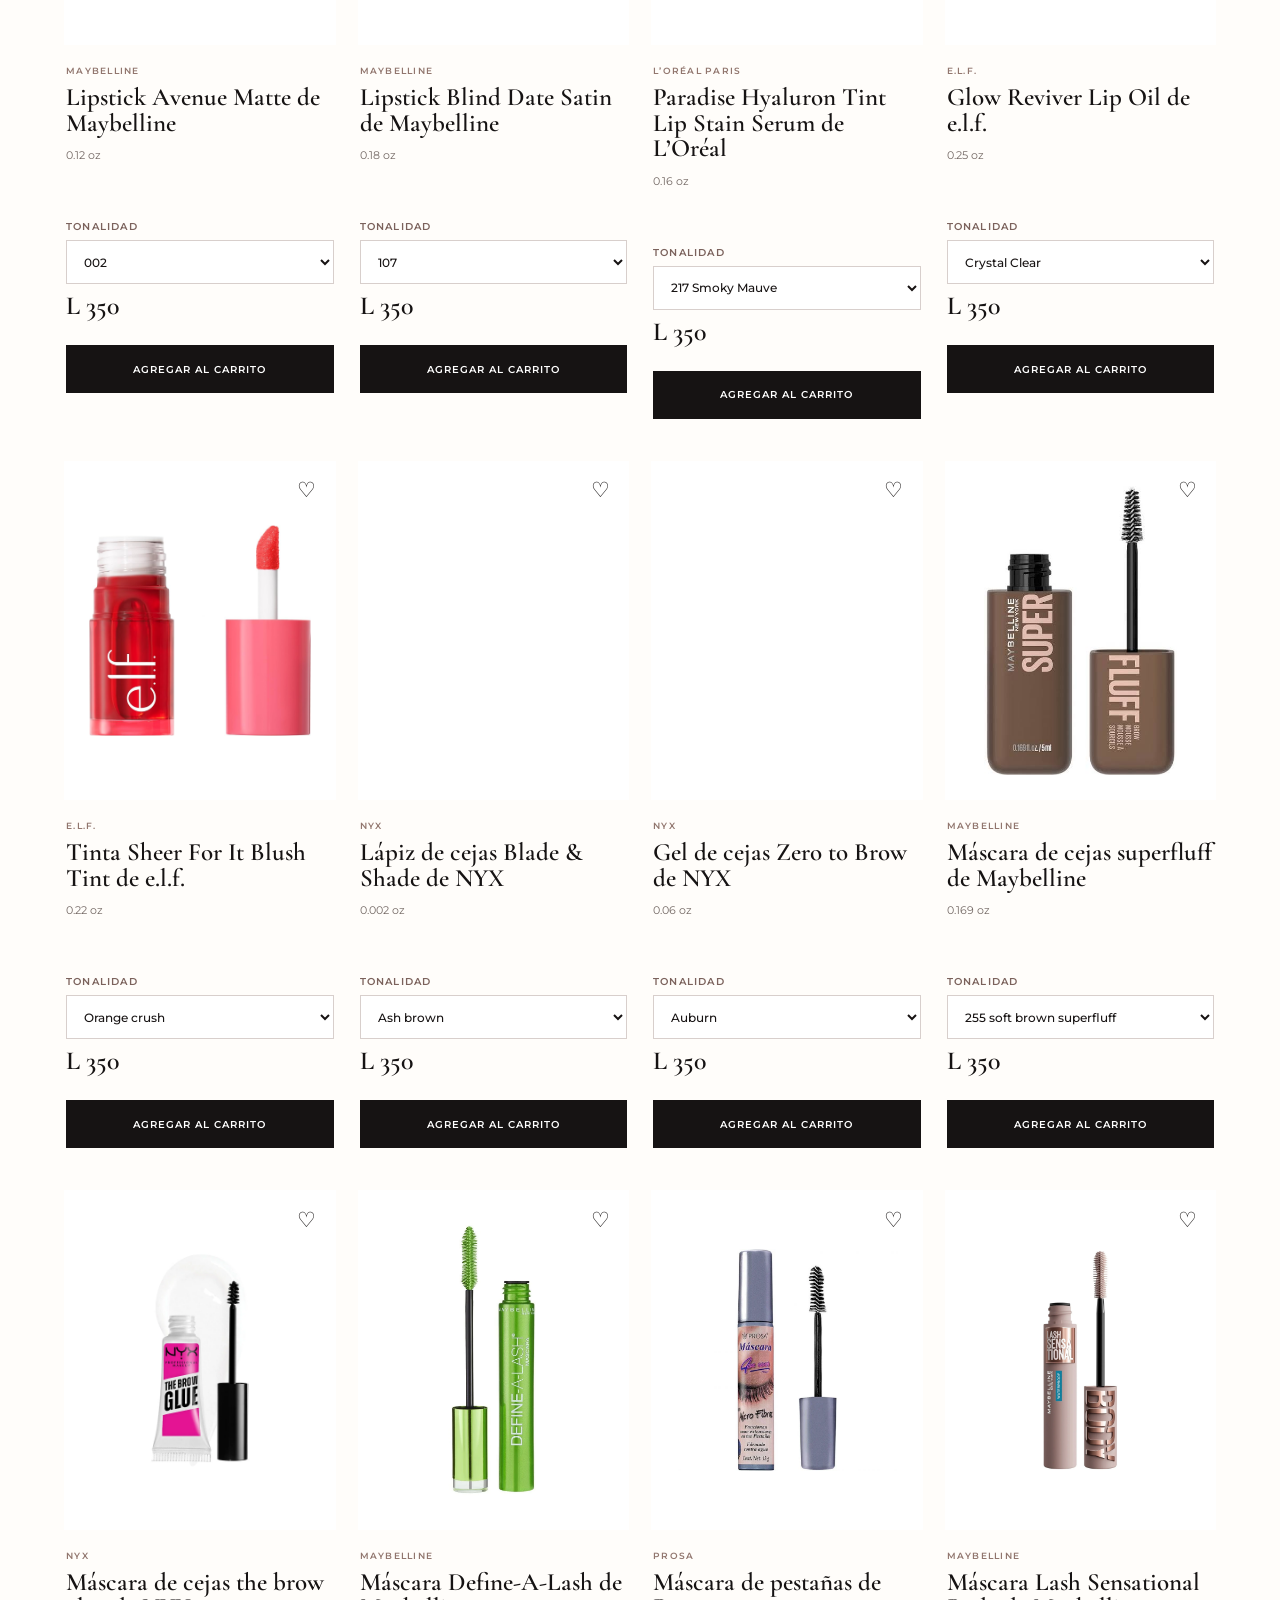
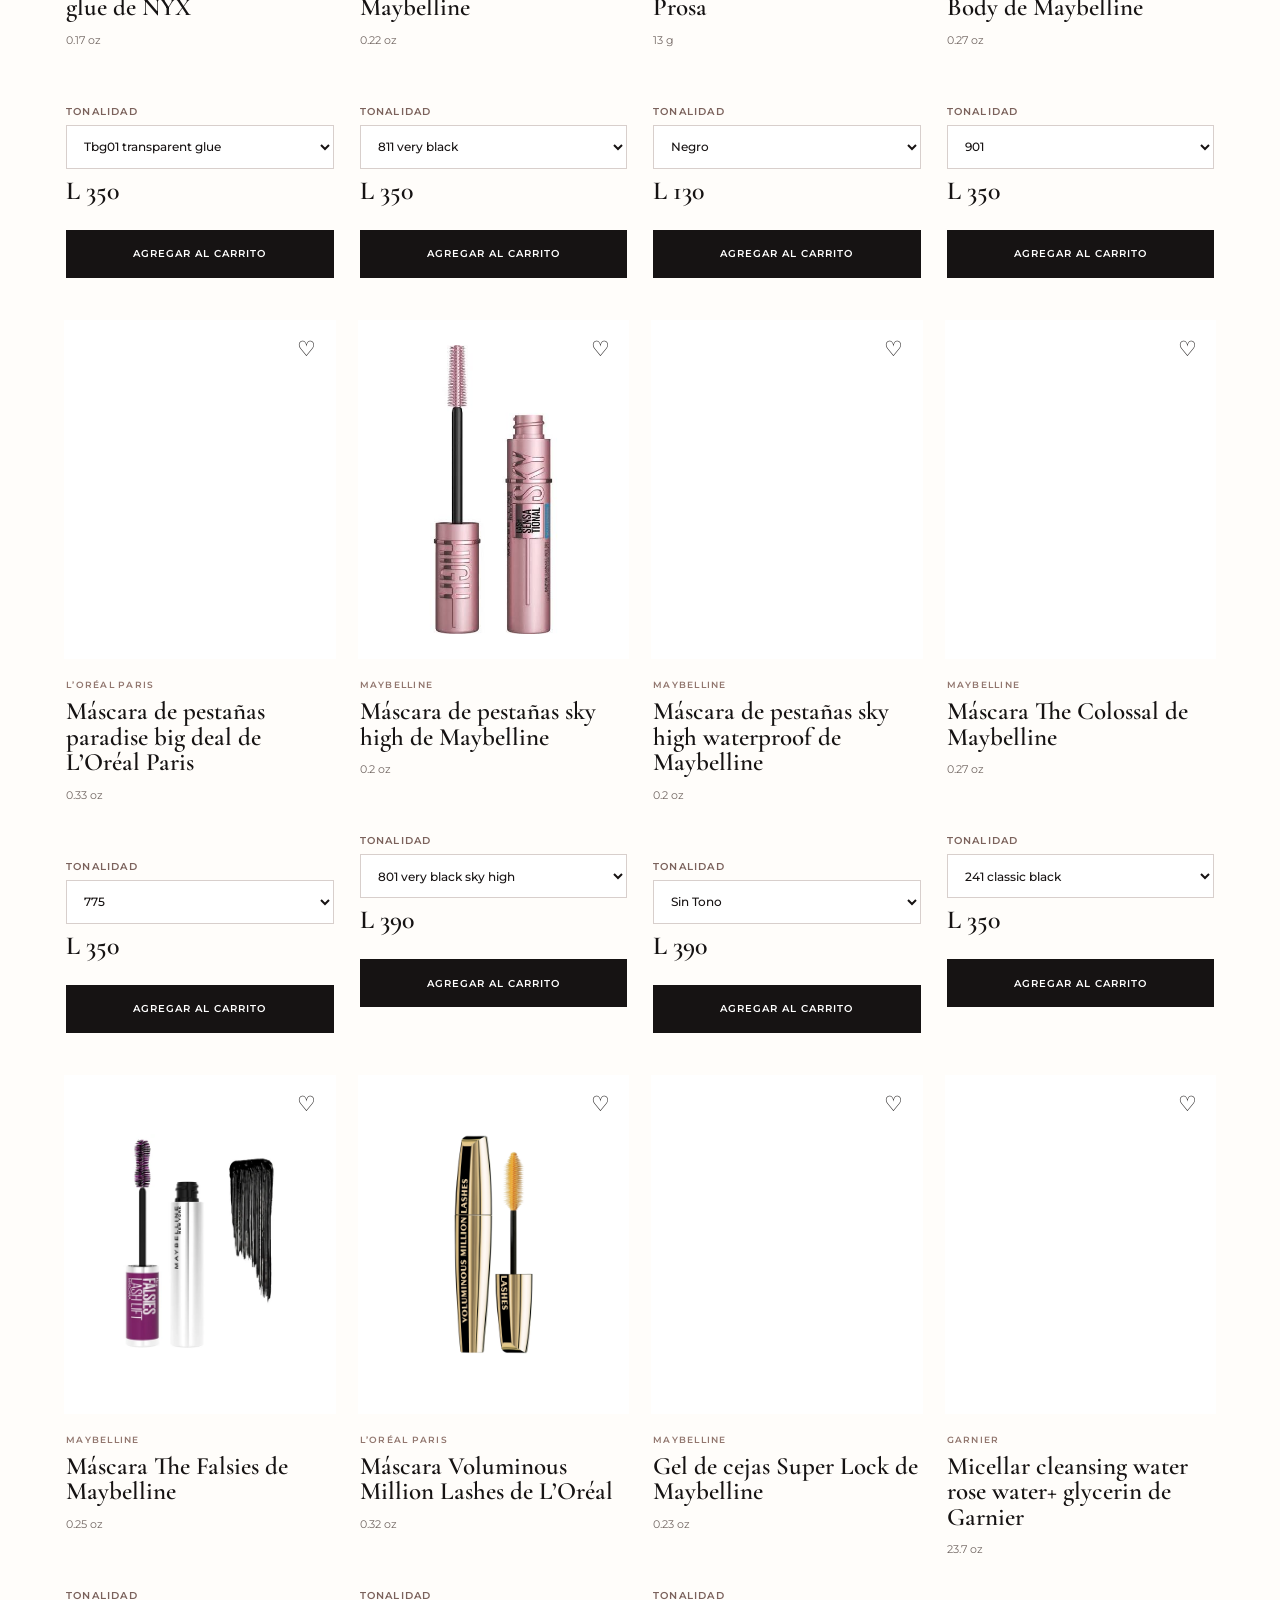
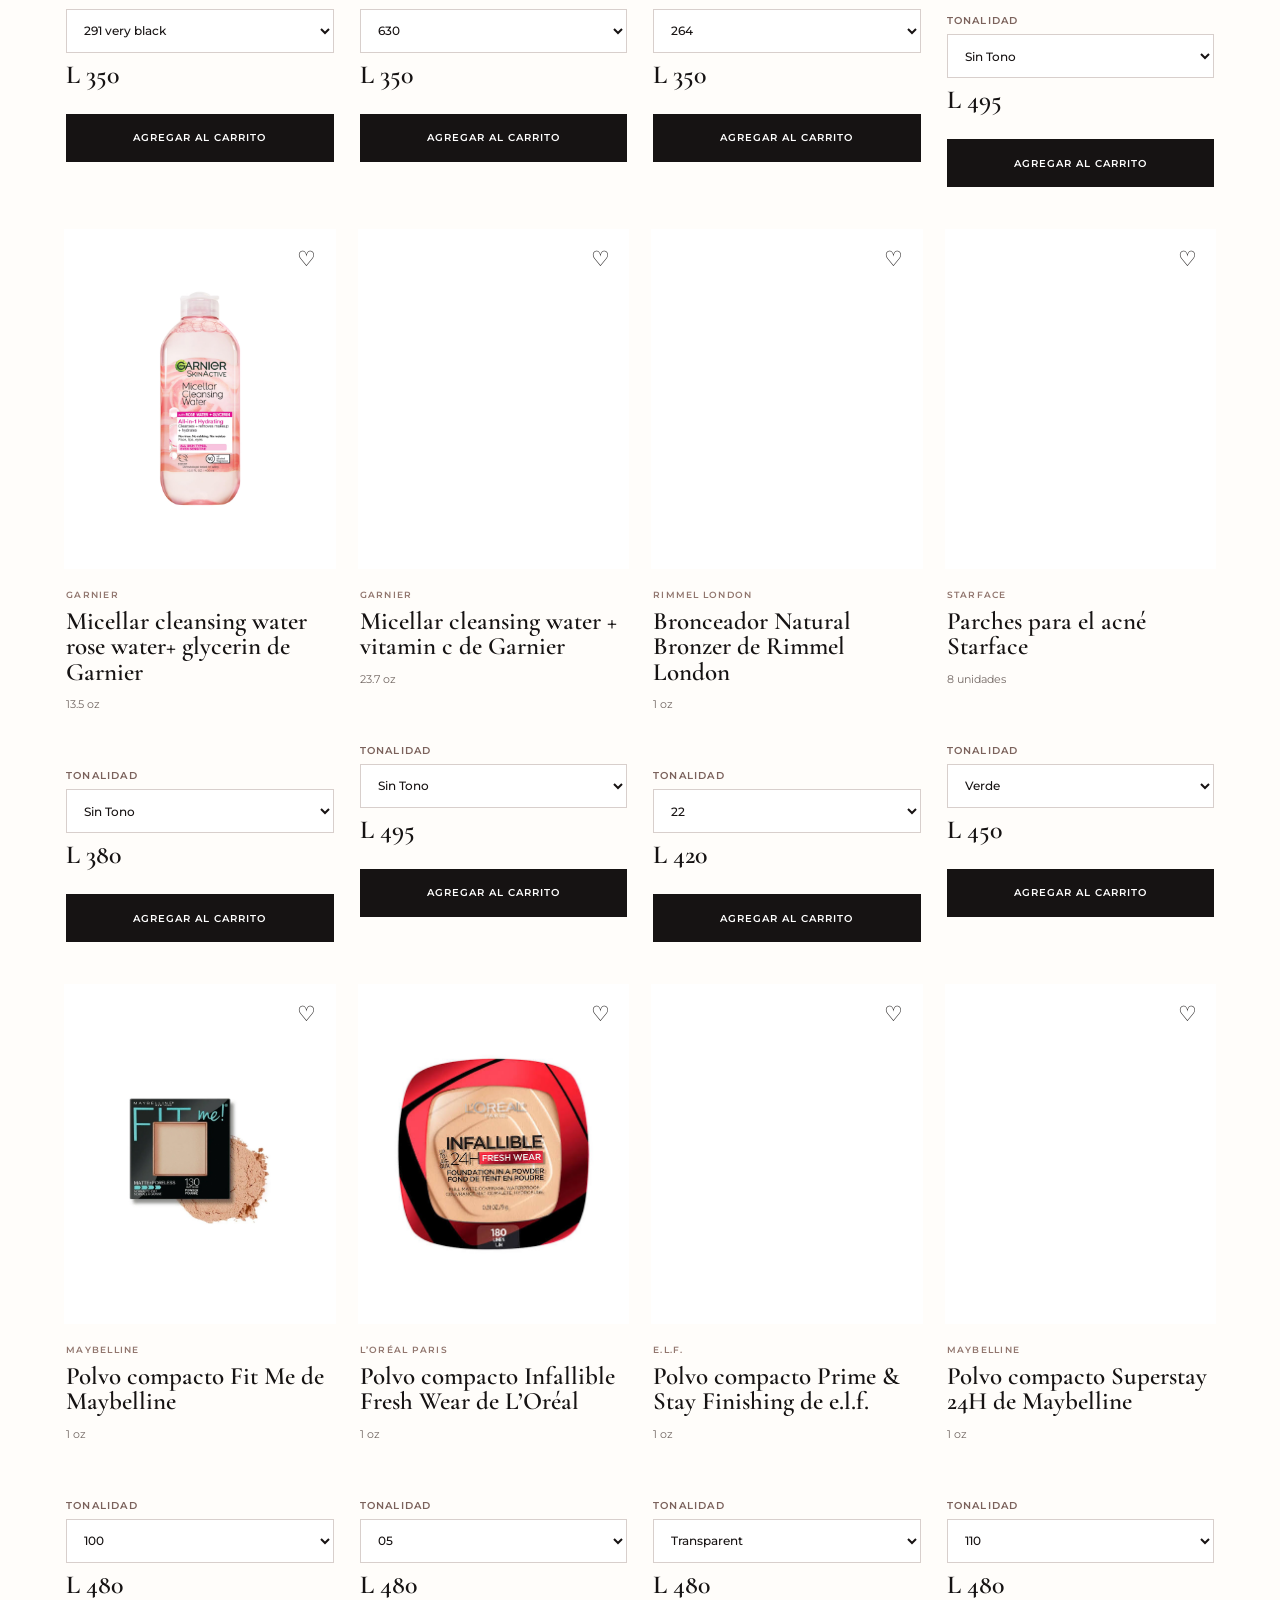
<file: productos.html>
<!doctype html>
<html lang="es">

<head>
  <meta charset="utf-8">
  <meta name="viewport" content="width=device-width, initial-scale=1">
  <meta name="theme-color" content="#F3ECE3">
  <meta name="description" content="Catálogo de maquillaje FARA con precios al detalle y pedido por WhatsApp.">
  <link rel="icon" type="image/svg+xml" href="assets/fara-favicon.ico">
  <link rel="preconnect" href="https://fonts.googleapis.com">
  <link rel="preconnect" href="https://fonts.gstatic.com" crossorigin>
  <link
    href="https://fonts.googleapis.com/css2?family=Cormorant+Garamond:ital,wght@0,500;0,600;1,500&family=Montserrat:wght@400;500;600&display=swap"
    rel="stylesheet">
  <link rel="stylesheet" href="assets/styles.css?v=20260803-1610">
  <link rel="stylesheet" href="assets/logo.css?v=20260803-1610">
  <link rel="stylesheet" href="assets/product-images.css?v=20260803-1610">
  <link rel="stylesheet" href="assets/cart-ui.css?v=20260803-1610">
  <link rel="stylesheet" href="assets/products-page.css?v=20260803-1610">
  <title>Productos | FARA</title>
</head>

<body class="products-page">
  <div class="announcement">
    <span>Envíos a toda Honduras</span><span class="announcement-dot"></span><span>Precios al detalle</span>
  </div>

  <header class="header products-header">
    <button class="icon-button mobile-only" id="menuOpen" aria-label="Abrir menú"><span class="icon">☰</span></button>
    <a class="wordmark" href="/index.html" aria-label="FARA Inicio">FARA</a>
    <nav class="desktop-nav" aria-label="Navegación principal">
      <a href="/index.html">Inicio</a>
      <a class="is-current" href="/productos.html">Productos</a>
      <a href="/index.html#mayoristas">Mayoristas</a>
      <a href="/index.html#marca">Nuestras marcas</a>
    </nav>
    <div class="header-actions">
      <button class="icon-button cart-button" id="cartOpen" aria-label="Abrir carrito">
        <svg class="cart-svg" viewBox="0 0 24 24" aria-hidden="true">
          <path d="M3 4h2l2.2 10.2a2 2 0 0 0 2 1.6h7.7a2 2 0 0 0 2-1.6L20.5 8H6.2"></path>
          <circle cx="9.5" cy="19.5" r="1.2"></circle>
          <circle cx="17" cy="19.5" r="1.2"></circle>
        </svg>
        <span class="cart-count" id="cartCount" hidden>0</span>
      </button>
    </div>
  </header>

  <main>
    <section class="products-hero">
      <div class="products-hero-copy">
        <span class="eyebrow">Catálogo al detalle</span>
        <h1>Encuentra tu próximo favorito.</h1>
        <p>Explora bases, polvos, labiales, productos para ojos, preparación y sets seleccionados por FARA. Agrega tus
          productos al carrito y envía el pedido por WhatsApp.</p>
        <div class="products-hero-points">
          <span>✓ Productos 100% Originales</span>
          <span>✓ Atención personalizada</span>
          <span>✓ Entrega nacional</span>
        </div>
      </div>
      <div class="products-hero-image">
        <img src="assets/Base-maquillaje-LOreal-2-1200x675.webp"
          alt="Colección de productos de maquillaje disponibles en FARA">
      </div>
    </section>

    <section class="products-catalog" aria-labelledby="catalogTitle">
      <div class="products-catalog-heading">
        <div>
          <span class="eyebrow">Compra al detalle</span>
          <h2 id="catalogTitle">Todos los productos</h2>
        </div>
        <div class="products-toolbar">
          <label class="catalog-search">
            <span class="sr-only">Buscar productos</span>
            <svg viewBox="0 0 24 24" aria-hidden="true">
              <circle cx="11" cy="11" r="7"></circle>
              <path d="m20 20-4-4"></path>
            </svg>
            <input id="catalogSearch" type="search" autocomplete="off" placeholder="Buscar producto o marca">
          </label>
          <label class="catalog-sort">
            <span>Ordenar</span>
            <select id="catalogSort">
              <option value="featured">Destacados</option>
              <option value="price-asc">Precio: menor a mayor</option>
              <option value="price-desc">Precio: mayor a menor</option>
              <option value="name">Nombre A–Z</option>
            </select>
          </label>
        </div>
      </div>

      <div class="catalog-category-row" id="catalogCategories" role="tablist" aria-label="Categorías de productos">
      </div>
      <div class="retail-product-grid" id="retailProductGrid"></div>
      <div class="products-empty" id="productsEmpty" hidden>
        <h3>No encontramos productos</h3>
        <p>Prueba otra búsqueda o selecciona una categoría diferente.</p>
      </div>
    </section>

    <section class="retail-help">
      <div>
        <span class="eyebrow">¿Necesitas ayuda?</span>
        <h2>Te ayudamos a elegir el producto adecuado.</h2>
        <p>Envía tu carrito por WhatsApp y nuestro equipo confirmará disponibilidad, tonos, pago y entrega.</p>
      </div>
      <button class="button button--dark" id="helpCartOpen" type="button">Ver mi carrito <span>→</span></button>
    </section>
  </main>

  <footer class="footer">
    <a class="wordmark wordmark--footer" href="/index.html">FARA</a>
    <div><strong>Compra</strong><a href="/productos.html">Productos</a><a href="/index.html#novedades">Novedades</a><a
        href="/index.html#mayoristas">Mayoristas</a></div>
    <div><strong>Ayuda</strong><a href="mailto:farahn.sac@gmail.com">Contacto</a><a
        href="https://wa.me/50493609889?text=Necesito%Ayuda%con%Informacion%de%Envíos">Envíos</a></div>
    <div><strong>Síguenos</strong><a href="https://www.instagram.com/fara__hnd/">Instagram</a><a
        href="https://www.facebook.com/Fara.Honduras">Facebook</a><a
        href="https://www.tiktok.com/@fara.hnd?_r=1&_t=ZS-99cYiEB0FvR">TikTok</a></div>
    <p>© 2026 FARA. Maquillaje al detalle y por mayor.</p>
  </footer>

  <div class="overlay-panel mobile-menu" id="mobileMenu" hidden>
    <button class="icon-button panel-close" id="menuClose" aria-label="Cerrar menú">×</button>
    <a class="wordmark" href="/index.html">FARA</a>
    <nav>
      <a href="/index.html">Inicio</a>
      <a href="/productos.html">Productos</a>
      <a href="/index.html#mayoristas">Mayoristas</a>
      <a href="/index.html#marca">Nuestras marcas</a>
    </nav>
  </div>

  <div class="cart-overlay" id="cartOverlay" hidden>
    <aside class="cart-drawer" aria-label="Carrito de compra">
      <div class="cart-header">
        <div><span class="eyebrow">Tu selección</span>
          <h2>Carrito (<span id="cartTitleCount">0</span>)</h2>
        </div>
        <button class="icon-button" id="cartClose" aria-label="Cerrar carrito">×</button>
      </div>
      <div class="cart-items" id="cartItems"></div>
      <div class="cart-footer" id="cartFooter" hidden></div>
    </aside>
  </div>

  <script src="assets/products-page.js?v=20260910-descriptions1" defer></script>
  <script src="assets/products-extra.js?v=20260918-tiktok-link1" defer></script>
</body>

</html>
</file>
<file: assets/styles.css>
:root {
    font-family: 'Montserrat', Arial, sans-serif;
    color: #151313;
    background: #fffdfb;
    font-synthesis: none;
    text-rendering: optimizeLegibility;
    --black: #000;
    --beige: #f3ece3;
    --brown: #91766e;
    --rosy: #c8a19c;
    --white: #fff;
    --line: rgba(145, 118, 110, .25);
    --serif: 'Cormorant Garamond', Georgia, serif
}

* {
    box-sizing: border-box
}

html {
    scroll-behavior: smooth
}

body {
    margin: 0;
    min-width: 320px;
    background: #fffdfb;
    color: var(--black)
}

body.no-scroll {
    overflow: hidden
}

button,
input {
    font: inherit
}

button,
a {
    -webkit-tap-highlight-color: transparent
}

a {
    color: inherit;
    text-decoration: none
}

button {
    color: inherit
}

img {
    max-width: 100%;
    display: block
}

[hidden] {
    display: none !important
}

.announcement {
    min-height: 34px;
    padding: 8px 5vw;
    display: flex;
    justify-content: center;
    align-items: center;
    gap: 18px;
    background: #000;
    color: #fff;
    font-size: 10px;
    letter-spacing: .13em;
    text-transform: uppercase
}

.announcement-dot {
    width: 3px;
    height: 3px;
    border-radius: 50%;
    background: var(--rosy)
}

.header {
    height: 82px;
    padding: 0 5vw;
    display: grid;
    grid-template-columns: 1fr auto 1fr;
    align-items: center;
    background: rgba(255, 253, 251, .94);
    border-bottom: 1px solid var(--line);
    position: sticky;
    top: 0;
    z-index: 20;
    backdrop-filter: blur(14px)
}

.wordmark {
    font-family: var(--serif);
    font-size: 42px;
    line-height: 1;
    letter-spacing: .04em;
    justify-self: start
}

.desktop-nav {
    display: flex;
    gap: 32px;
    font-size: 12px;
    letter-spacing: .07em;
    text-transform: uppercase
}

.desktop-nav a {
    position: relative
}

.desktop-nav a:after {
    content: '';
    position: absolute;
    left: 0;
    right: 100%;
    bottom: -8px;
    height: 1px;
    background: #000;
    transition: right .25s
}

.desktop-nav a:hover:after {
    right: 0
}

.header-actions {
    justify-self: end;
    display: flex;
    gap: 6px
}

.icon-button {
    width: 42px;
    height: 42px;
    display: grid;
    place-items: center;
    background: transparent;
    border: 0;
    cursor: pointer;
    border-radius: 50%;
    font-size: 25px
}

.icon-button:hover {
    background: var(--beige)
}

.icon {
    font-size: 23px;
    line-height: 1
}

.cart-button {
    position: relative
}

.cart-button>.icon {
    font-size: 27px;
    transform: rotate(180deg)
}

.cart-count {
    position: absolute;
    top: 2px;
    right: 1px;
    min-width: 18px;
    height: 18px;
    padding: 0 4px;
    display: grid;
    place-items: center;
    border-radius: 99px;
    background: var(--rosy);
    color: #fff;
    font-size: 10px;
    font-weight: 600
}

.mobile-only {
    display: none
}

.search-bar {
    position: fixed;
    top: 116px;
    left: 50%;
    transform: translateX(-50%);
    z-index: 30;
    width: min(680px, 90vw);
    min-height: 58px;
    padding: 7px 10px 7px 18px;
    display: flex;
    align-items: center;
    gap: 12px;
    background: #fff;
    border: 1px solid var(--line);
    box-shadow: 0 25px 60px rgba(55, 39, 34, .15)
}

.search-bar input {
    flex: 1;
    border: 0;
    outline: 0;
    background: transparent;
    font-size: 14px
}

.hero {
    min-height: 720px;
    display: grid;
    grid-template-columns: .9fr 1.1fr;
    background: var(--beige);
    border-bottom: 1px solid var(--line)
}

.hero-copy {
    padding: 105px 6vw 80px;
    display: flex;
    flex-direction: column;
    align-items: flex-start;
    justify-content: center
}

.eyebrow {
    display: inline-flex;
    align-items: center;
    gap: 8px;
    color: var(--brown);
    font-size: 11px;
    font-weight: 600;
    letter-spacing: .16em;
    text-transform: uppercase
}

.hero h1,
.section-heading h2,
.editorial h2,
.wholesale h2,
.brand-story h2,
.newsletter h2,
.cart-header h2 {
    font-family: var(--serif);
    font-weight: 500;
    letter-spacing: -.025em;
    margin: 0
}

.hero h1 {
    margin-top: 20px;
    font-size: clamp(68px, 7vw, 112px);
    line-height: .8
}

.hero h1 em {
    color: var(--brown);
    font-weight: 500
}

.hero-copy>p {
    max-width: 530px;
    margin: 34px 0 30px;
    color: #4b4442;
    font-size: 15px;
    line-height: 1.8
}

.hero-actions {
    display: flex;
    align-items: center;
    gap: 26px;
    flex-wrap: wrap
}

.button {
    min-height: 49px;
    padding: 0 23px;
    display: inline-flex;
    align-items: center;
    justify-content: center;
    gap: 10px;
    border: 1px solid transparent;
    cursor: pointer;
    font-size: 11px;
    font-weight: 600;
    letter-spacing: .11em;
    text-transform: uppercase;
    transition: transform .2s, background .2s, color .2s
}

.button:hover {
    transform: translateY(-2px)
}

.button--dark {
    background: #000;
    color: #fff
}

.button--dark:hover {
    background: var(--brown)
}

.button--outline {
    border-color: #000;
    background: transparent
}

.button--outline:hover {
    background: #000;
    color: #fff
}

.button--light {
    background: #fff;
    color: #000
}

.button--full {
    width: 100%
}

.text-link {
    font-size: 11px;
    text-transform: uppercase;
    letter-spacing: .09em;
    border-bottom: 1px solid var(--brown);
    padding-bottom: 5px
}

.hero-proof {
    margin-top: 42px;
    display: flex;
    gap: 20px;
    color: #6f625f;
    font-size: 11px
}

.hero-art {
    position: relative;
    overflow: hidden;
    background: linear-gradient(135deg, #d3aaa5 0%, #c59c98 45%, #a9827b 100%)
}

.hero-circle {
    position: absolute;
    width: 65%;
    aspect-ratio: 1;
    border-radius: 50%;
    left: 17%;
    top: 18%;
    background: rgba(243, 236, 227, .35);
    border: 1px solid rgba(255, 255, 255, .35)
}

.hero-line {
    position: absolute;
    width: 80%;
    height: 1px;
    background: rgba(255, 255, 255, .4);
    transform: rotate(-37deg)
}

.hero-line--one {
    left: -10%;
    top: 31%
}

.hero-line--two {
    right: -28%;
    bottom: 18%
}

.hero-product {
    position: absolute;
    display: grid;
    place-items: center;
    filter: drop-shadow(0 28px 25px rgba(52, 31, 26, .25))
}

.hero-product span {
    font-family: var(--serif)
}

.hero-product--compact {
    width: 250px;
    height: 250px;
    left: 8%;
    bottom: 10%;
    border-radius: 50%;
    background: linear-gradient(145deg, #f7f0ea, #bca09b);
    border: 8px solid rgba(255, 255, 255, .35);
    transform: rotate(-14deg)
}

.hero-product--compact:after {
    content: '';
    position: absolute;
    inset: 23px;
    border: 1px solid rgba(0, 0, 0, .17);
    border-radius: inherit
}

.hero-product--compact span {
    font-size: 66px
}

.hero-product--lipstick {
    width: 78px;
    height: 360px;
    left: 47%;
    bottom: -5%;
    border-radius: 12px 12px 4px 4px;
    background: linear-gradient(90deg, #140f10, #4c3539 55%, #0b0809);
    transform: rotate(8deg)
}

.hero-product--lipstick:before {
    content: '';
    position: absolute;
    width: 62px;
    height: 150px;
    border-radius: 35px 35px 8px 8px;
    top: -132px;
    background: linear-gradient(90deg, #8d2540, #d85976, #7c1d34)
}

.hero-product--lipstick span {
    color: #fff;
    font-size: 27px;
    transform: rotate(-90deg)
}

.hero-product--bottle {
    width: 170px;
    height: 315px;
    right: 8%;
    bottom: 11%;
    border-radius: 18px 18px 28px 28px;
    background: linear-gradient(90deg, #d7ad92, #f2d3bd 50%, #b87e62);
    border: 5px solid rgba(255, 255, 255, .35);
    transform: rotate(11deg)
}

.hero-product--bottle:before {
    content: '';
    position: absolute;
    width: 72px;
    height: 75px;
    top: -70px;
    left: 44px;
    background: linear-gradient(90deg, #111, #4a4141, #111);
    border-radius: 7px 7px 0 0
}

.hero-product--bottle span {
    font-size: 26px;
    letter-spacing: .08em
}

.hero-caption {
    position: absolute;
    top: 35px;
    right: 32px;
    writing-mode: vertical-rl;
    color: rgba(255, 255, 255, .8);
    font-size: 9px;
    letter-spacing: .22em
}

.benefits {
    display: grid;
    grid-template-columns: repeat(3, 1fr);
    padding: 0 5vw;
    background: #fff;
    border-bottom: 1px solid var(--line)
}

.benefits article {
    min-height: 126px;
    padding: 30px 4vw;
    display: flex;
    align-items: center;
    gap: 20px;
    border-right: 1px solid var(--line)
}

.benefits article:last-child {
    border-right: 0
}

.benefits article>span {
    font-family: var(--serif);
    color: var(--rosy);
    font-size: 30px
}

.benefits strong {
    display: block;
    font-family: var(--serif);
    font-size: 23px;
    font-weight: 500
}

.benefits p {
    margin: 4px 0 0;
    color: #786c69;
    font-size: 11px;
    line-height: 1.5
}

.catalog {
    padding: 110px 5vw 125px
}

.section-heading {
    display: flex;
    justify-content: space-between;
    align-items: end;
    gap: 50px
}

.section-heading h2 {
    margin-top: 10px;
    font-size: clamp(48px, 5vw, 72px)
}

.section-heading>p {
    max-width: 480px;
    margin: 0 0 7px;
    color: #675d5a;
    font-size: 13px;
    line-height: 1.7
}

.category-row {
    margin: 52px 0 36px;
    display: flex;
    gap: 8px;
    flex-wrap: wrap
}

.category-pill {
    padding: 11px 18px;
    border: 1px solid var(--line);
    background: #fff;
    cursor: pointer;
    font-size: 10px;
    letter-spacing: .11em;
    text-transform: uppercase
}

.category-pill.is-active,
.category-pill:hover {
    background: #000;
    color: #fff;
    border-color: #000
}

.product-grid {
    display: grid;
    grid-template-columns: repeat(4, 1fr);
    gap: 32px 18px
}

.product-card {
    min-width: 0
}

.product-media {
    position: relative;
    aspect-ratio: .83;
    overflow: hidden;
    background: var(--beige)
}

.product-badge {
    position: absolute;
    top: 14px;
    left: 14px;
    z-index: 3;
    padding: 8px 10px;
    background: #fff;
    font-size: 8px;
    font-weight: 600;
    letter-spacing: .12em;
    text-transform: uppercase
}

.favorite-button {
    position: absolute;
    top: 10px;
    right: 10px;
    z-index: 3;
    width: 38px;
    height: 38px;
    display: grid;
    place-items: center;
    border: 0;
    border-radius: 50%;
    background: rgba(255, 255, 255, .8);
    cursor: pointer;
    font-size: 21px
}

.favorite-button.is-active {
    color: #a3465d
}

.quick-add {
    position: absolute;
    z-index: 4;
    left: 12px;
    right: 12px;
    bottom: 12px;
    min-height: 45px;
    border: 0;
    background: rgba(0, 0, 0, .9);
    color: #fff;
    cursor: pointer;
    opacity: 0;
    transform: translateY(10px);
    transition: .25s;
    font-size: 10px;
    font-weight: 600;
    letter-spacing: .1em;
    text-transform: uppercase
}

.product-media:hover .quick-add {
    opacity: 1;
    transform: translateY(0)
}

.product-info {
    padding: 16px 2px
}

.product-info>span {
    color: var(--brown);
    font-size: 9px;
    font-weight: 600;
    letter-spacing: .16em;
    text-transform: uppercase
}

.product-info h3 {
    min-height: 40px;
    margin: 7px 0 10px;
    font-family: var(--serif);
    font-size: 21px;
    font-weight: 500;
    line-height: 1.05
}

.price-row {
    display: flex;
    gap: 9px;
    align-items: center;
    font-size: 12px
}

.price-row del {
    color: #9b908d
}

.empty-state {
    padding: 60px;
    text-align: center;
    background: var(--beige)
}

.product-visual {
    position: relative;
    width: 100%;
    height: 100%;
    display: grid;
    place-items: center;
    overflow: hidden
}

.product-aura {
    position: absolute;
    width: 67%;
    aspect-ratio: 1;
    border-radius: 50%;
    background: radial-gradient(circle, var(--tone-a), transparent 68%);
    opacity: .72
}

.product-object {
    position: relative;
    z-index: 2;
    display: grid;
    place-items: center;
    background: linear-gradient(135deg, var(--tone-a), var(--tone-b));
    box-shadow: inset -12px -8px 20px rgba(0, 0, 0, .1), inset 8px 8px 18px rgba(255, 255, 255, .32);
    transition: transform .35s
}

.product-media:hover .product-object {
    transform: translateY(-7px) rotate(-2deg)
}

.product-brand-mark {
    font-family: var(--serif);
    font-size: 26px;
    color: rgba(0, 0, 0, .78)
}

.product-shadow {
    position: absolute;
    z-index: 1;
    width: 44%;
    height: 8%;
    bottom: 15%;
    border-radius: 50%;
    background: rgba(74, 46, 41, .22);
    filter: blur(12px)
}

.product-visual--bottle .product-object {
    width: 38%;
    height: 54%;
    border-radius: 12px 12px 25px 25px
}

.product-visual--bottle .product-object:before {
    content: '';
    position: absolute;
    width: 45%;
    height: 18%;
    top: -17%;
    border-radius: 4px 4px 0 0;
    background: linear-gradient(90deg, #1b1718, #5b4e4d, #151213)
}

.product-visual--compact .product-object {
    width: 59%;
    aspect-ratio: 1;
    border-radius: 50%;
    border: 7px solid rgba(255, 255, 255, .42)
}

.product-visual--compact .product-object:after {
    content: '';
    position: absolute;
    inset: 14px;
    border: 1px solid rgba(0, 0, 0, .14);
    border-radius: 50%
}

.product-visual--lipstick .product-object {
    width: 22%;
    height: 58%;
    border-radius: 7px 7px 3px 3px;
    background: linear-gradient(90deg, #0e0b0c, #554448 55%, #0a0809)
}

.product-visual--lipstick .product-object:before {
    content: '';
    position: absolute;
    width: 72%;
    height: 35%;
    top: -29%;
    border-radius: 26px 26px 4px 4px;
    background: linear-gradient(90deg, var(--tone-b), var(--tone-a), var(--tone-b))
}

.product-visual--lipstick .product-brand-mark {
    color: #fff;
    transform: rotate(-90deg)
}

.product-visual--palette .product-object {
    width: 70%;
    height: 33%;
    border-radius: 8px;
    background: #171313
}

.product-visual--palette .product-object:before {
    content: '';
    position: absolute;
    inset: 10px;
    background: linear-gradient(90deg, var(--tone-a) 0 25%, var(--tone-b) 25% 50%, #c4a29e 50% 75%, #6d4d55 75%);
    border-radius: 4px
}

.product-visual--palette .product-brand-mark {
    z-index: 2;
    color: #fff
}

.product-visual--tube .product-object {
    width: 20%;
    height: 66%;
    border-radius: 32px 32px 8px 8px;
    transform: rotate(-10deg)
}

.product-visual--tube .product-object:after {
    content: '';
    position: absolute;
    width: 80%;
    height: 14%;
    bottom: 4%;
    border-top: 1px solid rgba(0, 0, 0, .3)
}

.product-visual--jar .product-object {
    width: 53%;
    height: 33%;
    border-radius: 14px 14px 26px 26px
}

.product-visual--jar .product-object:before {
    content: '';
    position: absolute;
    width: 104%;
    height: 24%;
    top: -20%;
    background: linear-gradient(90deg, #181313, #5b4c49, #181313);
    border-radius: 7px
}

.editorial {
    display: grid;
    grid-template-columns: 1.1fr .9fr;
    min-height: 620px;
    background: #eadbd6
}

.editorial-image {
    position: relative;
    min-height: 620px;
    overflow: hidden;
    background: linear-gradient(120deg, #c8a19c, #e5d1cc)
}

.editorial-image:before {
    content: '';
    position: absolute;
    width: 430px;
    height: 600px;
    left: 24%;
    top: 9%;
    border-radius: 48% 48% 43% 43%;
    background: linear-gradient(150deg, #ddb9a7, #ba7f68);
    transform: rotate(-6deg);
    box-shadow: inset -45px -8px 80px rgba(84, 39, 31, .15)
}

.editorial-face {
    position: absolute;
    z-index: 2;
    width: 255px;
    height: 340px;
    left: 38%;
    top: 16%;
    border-radius: 48%;
    border-right: 2px solid rgba(74, 36, 34, .22);
    border-bottom: 2px solid rgba(74, 36, 34, .2);
    transform: rotate(7deg)
}

.editorial-face:before,
.editorial-face:after {
    content: '';
    position: absolute;
    height: 2px;
    background: rgba(81, 42, 42, .55);
    border-radius: 99px
}

.editorial-face:before {
    width: 55px;
    left: 35px;
    top: 146px;
    transform: rotate(-8deg)
}

.editorial-face:after {
    width: 44px;
    right: 30px;
    top: 143px;
    transform: rotate(5deg)
}

.editorial-brush {
    position: absolute;
    z-index: 3;
    width: 24px;
    height: 460px;
    right: 17%;
    bottom: -70px;
    border-radius: 16px;
    background: linear-gradient(90deg, #0f0d0d, #5c4d4a, #0f0d0d);
    transform: rotate(21deg)
}

.editorial-brush:before {
    content: '';
    position: absolute;
    width: 78px;
    height: 145px;
    left: -27px;
    top: -110px;
    background: linear-gradient(90deg, #5b3d35, #d2a791, #4c322d);
    border-radius: 50% 50% 20% 20%
}

.editorial-image>span {
    position: absolute;
    left: 26px;
    bottom: 24px;
    font-size: 9px;
    letter-spacing: .2em
}

.editorial-copy {
    padding: 80px 8vw;
    display: flex;
    flex-direction: column;
    justify-content: center;
    align-items: flex-start
}

.editorial h2 {
    margin: 18px 0 26px;
    max-width: 560px;
    font-size: clamp(50px, 5.2vw, 78px);
    line-height: .96
}

.editorial p {
    max-width: 500px;
    margin: 0 0 32px;
    color: #584c49;
    font-size: 14px;
    line-height: 1.8
}

.wholesale {
    min-height: 360px;
    padding: 70px 7vw;
    display: flex;
    justify-content: space-between;
    align-items: center;
    gap: 60px;
    background: #000;
    color: #fff
}

.wholesale>div {
    max-width: 760px
}

.wholesale .eyebrow {
    color: var(--rosy)
}

.wholesale h2 {
    margin: 13px 0 18px;
    font-size: clamp(50px, 5vw, 76px);
    line-height: .95
}

.wholesale p {
    max-width: 660px;
    color: rgba(255, 255, 255, .68);
    font-size: 13px;
    line-height: 1.7
}

.brand-story {
    padding: 110px 7vw;
    display: grid;
    grid-template-columns: .5fr 1fr .9fr;
    gap: 70px;
    align-items: center;
    background: #fff
}

.brand-monogram {
    width: min(260px, 100%);
    aspect-ratio: 1;
    display: grid;
    place-items: center;
    background: #000;
    color: #fff;
    font-family: var(--serif);
    font-size: 95px;
    letter-spacing: -.14em;
    padding-right: 14px
}

.brand-story h2 {
    margin: 15px 0 22px;
    font-size: clamp(44px, 4.4vw, 66px);
    line-height: .97
}

.brand-story p {
    color: #655a57;
    font-size: 13px;
    line-height: 1.8
}

.brand-story img {
    max-height: 400px;
    width: 100%;
    object-fit: cover;
    object-position: top;
    border: 1px solid var(--line);
    box-shadow: 0 25px 65px rgba(66, 44, 38, .12)
}

.newsletter {
    padding: 95px 5vw;
    text-align: center;
    background: var(--beige);
    border-top: 1px solid var(--line);
    border-bottom: 1px solid var(--line)
}

.newsletter .eyebrow {
    justify-content: center
}

.newsletter h2 {
    max-width: 850px;
    margin: 14px auto 33px;
    font-size: clamp(44px, 5vw, 68px);
    line-height: 1
}

.newsletter form {
    width: min(600px, 100%);
    margin: 0 auto;
    display: flex;
    border-bottom: 1px solid #000
}

.newsletter input {
    flex: 1;
    min-height: 56px;
    padding: 0 8px;
    border: 0;
    outline: 0;
    background: transparent
}

.newsletter button {
    min-width: 155px;
    display: flex;
    justify-content: center;
    align-items: center;
    gap: 7px;
    border: 0;
    background: transparent;
    cursor: pointer;
    font-size: 10px;
    font-weight: 600;
    letter-spacing: .11em;
    text-transform: uppercase
}

.form-message {
    color: var(--brown);
    font-size: 12px;
    margin: 20px 0 0
}

.footer {
    padding: 70px 5vw 30px;
    display: grid;
    grid-template-columns: 1.8fr repeat(3, 1fr);
    gap: 45px;
    background: #fff
}

.wordmark--footer {
    font-size: 54px
}

.footer>div {
    display: flex;
    flex-direction: column;
    gap: 10px;
    font-size: 11px
}

.footer strong {
    margin-bottom: 7px;
    font-size: 10px;
    letter-spacing: .14em;
    text-transform: uppercase
}

.footer a:not(.wordmark):hover {
    color: var(--brown)
}

.footer>p {
    grid-column: 1/-1;
    margin: 35px 0 0;
    padding-top: 24px;
    border-top: 1px solid var(--line);
    color: #8b7e7a;
    font-size: 9px;
    letter-spacing: .1em;
    text-transform: uppercase
}

.overlay-panel {
    position: fixed;
    inset: 0;
    z-index: 50;
    background: var(--beige)
}

.mobile-menu {
    padding: 34px
}

.panel-close {
    position: absolute;
    right: 22px;
    top: 22px
}

.mobile-menu nav {
    margin-top: 90px;
    display: flex;
    flex-direction: column;
    gap: 25px
}

.mobile-menu nav a {
    font-family: var(--serif);
    font-size: 43px
}

.cart-overlay {
    position: fixed;
    inset: 0;
    z-index: 60;
    background: rgba(0, 0, 0, .38);
    backdrop-filter: blur(4px)
}

.cart-drawer {
    width: min(480px, 100%);
    height: 100%;
    margin-left: auto;
    display: flex;
    flex-direction: column;
    background: #fffdfb;
    box-shadow: -30px 0 90px rgba(0, 0, 0, .2);
    animation: slideIn .28s
}

@keyframes slideIn {
    from {
        transform: translateX(100%)
    }
}

.cart-header {
    min-height: 120px;
    padding: 27px 28px;
    display: flex;
    justify-content: space-between;
    align-items: center;
    border-bottom: 1px solid var(--line)
}

.cart-header h2 {
    margin-top: 4px;
    font-size: 34px
}

.cart-items {
    flex: 1;
    overflow-y: auto;
    padding: 18px 28px
}

.cart-empty {
    height: 100%;
    min-height: 380px;
    display: flex;
    flex-direction: column;
    align-items: center;
    justify-content: center;
    text-align: center
}

.bag-icon {
    font-size: 54px;
    transform: rotate(180deg)
}

.cart-empty h3 {
    margin: 18px 0 8px;
    font-family: var(--serif);
    font-size: 30px;
    font-weight: 500
}

.cart-empty p {
    max-width: 280px;
    margin: 0 0 22px;
    color: #7b6f6c;
    font-size: 12px;
    line-height: 1.6
}

.cart-item {
    padding: 15px 0;
    display: grid;
    grid-template-columns: 110px 1fr;
    gap: 17px;
    border-bottom: 1px solid var(--line)
}

.cart-item-visual {
    aspect-ratio: .9;
    background: var(--beige);
    overflow: hidden
}

.cart-item-copy>span {
    color: var(--brown);
    font-size: 8px;
    letter-spacing: .13em;
    text-transform: uppercase
}

.cart-item-copy h3 {
    margin: 6px 0 8px;
    font-family: var(--serif);
    font-size: 20px;
    font-weight: 500;
    line-height: 1
}

.cart-item-copy strong {
    font-size: 11px
}

.cart-item .product-brand-mark {
    font-size: 14px
}

.quantity-control {
    width: 94px;
    height: 32px;
    margin-top: 13px;
    display: grid;
    grid-template-columns: 1fr 1fr 1fr;
    border: 1px solid var(--line)
}

.quantity-control button {
    display: grid;
    place-items: center;
    border: 0;
    background: transparent;
    cursor: pointer
}

.quantity-control span {
    display: grid;
    place-items: center;
    font-size: 10px
}

.cart-footer {
    padding: 23px 28px 28px;
    border-top: 1px solid var(--line);
    background: var(--beige)
}

.cart-footer>div {
    display: flex;
    justify-content: space-between;
    font-family: var(--serif);
    font-size: 23px
}

.cart-footer p {
    color: #786b68;
    font-size: 9px;
    line-height: 1.5
}

@media(max-width:1100px) {
    .desktop-nav {
        gap: 18px
    }

    .product-grid {
        grid-template-columns: repeat(3, 1fr)
    }

    .hero-product--compact {
        width: 210px;
        height: 210px
    }

    .hero-product--bottle {
        width: 145px;
        height: 275px
    }

    .brand-story {
        grid-template-columns: .55fr 1.2fr
    }

    .brand-story img {
        grid-column: 1/-1;
        max-height: 500px
    }
}

@media(max-width:820px) {
    .announcement {
        gap: 10px;
        font-size: 8px;
        text-align: center
    }

    .header {
        height: 68px;
        grid-template-columns: 1fr auto 1fr;
        padding: 0 18px
    }

    .wordmark {
        justify-self: center;
        font-size: 36px
    }

    .desktop-nav {
        display: none
    }

    .mobile-only {
        display: grid;
        justify-self: start
    }

    .header-actions {
        gap: 0
    }

    .search-bar {
        top: 110px
    }

    .hero {
        min-height: auto;
        grid-template-columns: 1fr
    }

    .hero-copy {
        padding: 75px 7vw 65px
    }

    .hero h1 {
        font-size: clamp(68px, 18vw, 95px)
    }

    .hero-art {
        min-height: 600px
    }

    .benefits {
        grid-template-columns: 1fr
    }

    .benefits article {
        border-right: 0;
        border-bottom: 1px solid var(--line)
    }

    .benefits article:last-child {
        border-bottom: 0
    }

    .catalog {
        padding: 80px 5vw 90px
    }

    .section-heading {
        align-items: flex-start;
        flex-direction: column;
        gap: 18px
    }

    .product-grid {
        grid-template-columns: repeat(2, 1fr)
    }

    .editorial {
        grid-template-columns: 1fr
    }

    .editorial-image {
        min-height: 520px
    }

    .editorial-copy {
        padding: 70px 7vw
    }

    .wholesale {
        align-items: flex-start;
        flex-direction: column
    }

    .brand-story {
        grid-template-columns: 1fr;
        padding: 80px 7vw;
        gap: 40px
    }

    .brand-monogram {
        width: 230px
    }

    .brand-story img {
        grid-column: auto
    }

    .footer {
        grid-template-columns: repeat(3, 1fr)
    }

    .wordmark--footer {
        grid-column: 1/-1;
        justify-self: start
    }
}

@media(max-width:540px) {

    .announcement span:nth-child(3),
    .announcement-dot {
        display: none
    }

    .header-actions .icon-button:first-child {
        display: none
    }

    .hero-copy {
        padding-top: 55px
    }

    .hero h1 {
        font-size: 67px
    }

    .hero-actions {
        align-items: flex-start;
        flex-direction: column
    }

    .hero-proof {
        align-items: flex-start;
        flex-direction: column;
        gap: 9px
    }

    .hero-art {
        min-height: 470px
    }

    .hero-product--compact {
        width: 160px;
        height: 160px;
        left: 4%
    }

    .hero-product--compact span {
        font-size: 48px
    }

    .hero-product--lipstick {
        width: 58px;
        height: 270px;
        left: 43%
    }

    .hero-product--bottle {
        width: 110px;
        height: 215px;
        right: 4%
    }

    .hero-product--bottle:before {
        width: 50px;
        height: 55px;
        top: -50px;
        left: 28px
    }

    .hero-product--bottle span {
        font-size: 17px
    }

    .section-heading h2 {
        font-size: 46px
    }

    .category-row {
        flex-wrap: nowrap;
        overflow-x: auto;
        padding-bottom: 8px
    }

    .category-pill {
        white-space: nowrap
    }

    .product-grid {
        gap: 26px 10px
    }

    .product-info h3 {
        font-size: 18px
    }

    .quick-add {
        opacity: 1;
        transform: none;
        min-height: 39px;
        font-size: 8px
    }

    .editorial-image {
        min-height: 430px
    }

    .editorial-image:before {
        width: 300px;
        height: 440px;
        left: 12%
    }

    .editorial-face {
        width: 180px;
        height: 260px;
        left: 30%
    }

    .editorial h2,
    .wholesale h2,
    .brand-story h2,
    .newsletter h2 {
        font-size: 45px
    }

    .newsletter form {
        align-items: stretch;
        flex-direction: column;
        border: 0;
        gap: 9px
    }

    .newsletter input {
        border-bottom: 1px solid #000
    }

    .newsletter button {
        min-height: 48px;
        background: #000;
        color: #fff
    }

    .footer {
        grid-template-columns: 1fr 1fr
    }

    .footer>div:last-of-type {
        grid-column: 1/-1
    }

    .cart-header,
    .cart-items,
    .cart-footer {
        padding-left: 20px;
        padding-right: 20px
    }
}

.location-section {
    padding: 44px clamp(20px, 2.25vw, 44px);
    background: var(--beige);
    border-top: 1px solid var(--line);
    border-bottom: 1px solid var(--line)
}

.location-grid {
    width: min(1540px, 100%);
    margin: 0 auto;
    display: grid;
    grid-template-columns: minmax(0, 1fr) minmax(0, 1fr);
    grid-auto-rows: auto;
    gap: 30px;
    align-items: stretch
}

.location-art,
.location-map-card {
    min-width: 0;
    width: 100%;
    height: auto
}

.location-art {
    display: grid;
    place-items: center;
    align-self: stretch;
    overflow: hidden;
    background: transparent !important;
    border: 0 !important;
    box-shadow: none !important;
    padding: 0 !important
}

.location-art img {
    display: block;
    width: 100%;
    height: auto;
    max-width: 100%;
    object-fit: contain;
    object-position: center
}

.location-map-card {
    background: #fff;
    border: 1px solid var(--line);
    box-shadow: 0 18px 48px rgba(66, 44, 38, .08);
    display: flex;
    flex-direction: column;
    overflow: hidden
}

.location-map {
    width: 100%;
    min-height: 335px;
    flex: 1;
    border: 0
}

.location-map-info {
    padding: 18px 20px 20px;
    display: flex;
    justify-content: space-between;
    align-items: center;
    gap: 20px;
    border-top: 1px solid var(--line)
}

.location-map-info > div {
    display: flex;
    flex-direction: column;
    gap: 7px
}

.location-map-info strong {
    font-family: var(--serif);
    font-size: 22px;
    font-weight: 500;
    line-height: 1.05
}

@media(max-width:820px) {
    .location-grid {
        grid-template-columns: 1fr;
        grid-auto-rows: auto
    }

    .location-art,
    .location-map-card {
        height: auto
    }

    .location-map {
        min-height: 360px
    }
}

@media(max-width:540px) {
    .location-section {
        padding: 28px 16px
    }

    .location-map {
        min-height: 300px
    }

    .location-map-info {
        align-items: stretch;
        flex-direction: column
    }

    .location-map-info .button {
        width: 100%
    }
}
</file>
<file: assets/logo.css>
/* Official FARA wordmark from the approved brand reference. */
.wordmark {
  display: block;
  width: 156px;
  height: 60px;
  overflow: hidden;
  color: transparent;
  text-indent: -9999px;
  white-space: nowrap;
  background-image: url("./fara-logo.svg");
  background-repeat: no-repeat;
  background-position: center;
  background-size: contain;
}

.header .wordmark {
  justify-self: start;
}

.wordmark--footer {
  width: 220px;
  height: 86px;
  justify-self: start;
}

.mobile-menu > .wordmark {
  width: 190px;
  height: 74px;
  justify-self: start;
}

@media (max-width: 820px) {
  .header .wordmark {
    width: 136px;
    height: 52px;
    justify-self: center;
  }
}

@media (max-width: 540px) {
  .header .wordmark {
    width: 124px;
    height: 48px;
  }

  .wordmark--footer {
    width: 190px;
    height: 74px;
  }
}
</file>
<file: assets/product-images.css>
/* Shared product imagery: show the entire source in every storefront view. */
.product-image-frame {
  position: relative;
  width: 100%;
  height: 100%;
  overflow: hidden;
  background: #f8f4f1;
}

.product-image {
  display: block;
  width: 100%;
  height: 100%;
  max-width: 100%;
  box-sizing: border-box;
  object-fit: contain;
  object-position: center;
  padding: 18px;
  background: #fff;
  transform: none;
  transition: none;
}

/* Override the old per-product zoom, including the later catalog stylesheet. */
.product-media:hover .product-image-frame--contain .product-image,
.retail-card:hover .product-image-frame--contain .product-image,
.product-image-frame--contain .product-image {
  object-fit: contain;
  object-position: center;
  transform: none;
}

.cart-item-visual .product-image-frame {
  min-height: 100%;
}

.cart-item-visual .product-image {
  padding: 8px;
}

.product-detail-image .product-image {
  padding: 24px;
}

.product-image-placeholder {
  width: 100%;
  height: 100%;
  min-height: 120px;
  box-sizing: border-box;
  display: flex;
  flex-direction: column;
  align-items: center;
  justify-content: center;
  gap: 10px;
  padding: 24px;
  background: #f8f4f1;
  color: #91766e;
  text-align: center;
}

.product-image-placeholder span {
  font-size: 10px;
  letter-spacing: .1em;
  text-transform: uppercase;
}

.product-image-placeholder strong {
  max-width: 100%;
  font: 500 18px/1.2 'Cormorant Garamond', Georgia, serif;
  overflow-wrap: anywhere;
}

.cart-item-visual .product-image-placeholder {
  min-height: 0;
  padding: 8px;
  gap: 4px;
}

.cart-item-visual .product-image-placeholder span {
  font-size: 7px;
}

.cart-item-visual .product-image-placeholder strong {
  font-size: 12px;
}

/* Keep the empty-cart icon orientation. */
.cart-empty .cart-empty-svg {
  transform: rotate(180deg);
  transform-origin: center;
}
</file>
<file: assets/cart-ui.css>
.cart-svg,
.cart-empty-svg,
.cart-remove-svg {
  width: 22px;
  height: 22px;
  display: block;
  fill: none;
  stroke: currentColor;
  stroke-width: 1.8;
  stroke-linecap: round;
  stroke-linejoin: round;
}

.cart-button {
  display: inline-grid;
  place-items: center;
}

.cart-button .cart-svg {
  width: 24px;
  height: 24px;
}

.cart-empty .bag-icon {
  width: 72px;
  height: 72px;
  margin: 0 auto 18px;
  display: grid;
  place-items: center;
  border: 1px solid rgba(145, 118, 110, .35);
  border-radius: 50%;
  color: #91766e;
  background: #f3ece3;
}

.cart-empty .cart-empty-svg {
  width: 34px;
  height: 34px;
}

.cart-item-copy {
  min-width: 0;
}

.cart-item-actions {
  margin-top: 12px;
  display: flex;
  align-items: center;
  justify-content: space-between;
  gap: 12px;
  flex-wrap: wrap;
}

.cart-remove {
  padding: 7px 0;
  display: inline-flex;
  align-items: center;
  gap: 6px;
  border: 0;
  border-bottom: 1px solid rgba(145, 118, 110, .55);
  background: transparent;
  color: #7b625c;
  cursor: pointer;
  font-size: 10px;
  font-weight: 600;
  letter-spacing: .08em;
  text-transform: uppercase;
}

.cart-remove:hover {
  color: #000;
  border-bottom-color: #000;
}

.cart-remove-svg {
  width: 15px;
  height: 15px;
}

.editorial-image {
  background-color: #171313;
  background-image: url("[data-uri]");
  background-size: cover;
  background-position: center 22%;
  background-repeat: no-repeat;
}

.editorial-image .editorial-face,
.editorial-image .editorial-brush,
.editorial-image > span {
  display: none !important;
}

@media (max-width: 540px) {
  .cart-item-actions {
    align-items: flex-start;
  }

  .editorial-image {
    min-height: 560px;
    background-position: center 18%;
  }
}
</file>
<file: assets/editorial-clean.css>
.editorial-image {
  background-color: #171313;
  background-image: url("editorial-beauty-clean.png") !important;
  background-size: cover !important;
  background-position: center top !important;
  background-repeat: no-repeat !important;
}

.editorial-image::before,
.editorial-image::after,
.editorial-image .editorial-face,
.editorial-image .editorial-brush,
.editorial-image > span {
  content: none !important;
  display: none !important;
}
</file>
<file: assets/products-page.css>
.products-page {
  background: #fffdfa;
  color: #161313;
}

.products-header .desktop-nav .is-current {
  border-bottom: 1px solid #161313;
}

.products-hero {
  min-height: 610px;
  display: grid;
  grid-template-columns: minmax(0, 0.95fr) minmax(0, 1.05fr);
  background: #f3ece3;
  overflow: hidden;
}

.products-hero-copy {
  padding: 100px 7vw;
  display: flex;
  flex-direction: column;
  justify-content: center;
  align-items: flex-start;
}

.products-hero h1 {
  max-width: 720px;
  margin: 14px 0 24px;
  font-family: "Cormorant Garamond", serif;
  font-size: clamp(62px, 7vw, 104px);
  font-weight: 500;
  line-height: .88;
  letter-spacing: -.045em;
}

.products-hero-copy > p {
  max-width: 590px;
  margin: 0;
  color: #665b57;
  font-size: 15px;
  line-height: 1.85;
}

.products-hero-points {
  margin-top: 34px;
  display: flex;
  flex-wrap: wrap;
  gap: 12px 24px;
  color: #91766e;
  font-size: 11px;
  font-weight: 600;
  letter-spacing: .08em;
  text-transform: uppercase;
}

.products-hero-image {
  min-height: 610px;
  overflow: hidden;
}

.products-hero-image img {
  width: 100%;
  height: 100%;
  display: block;
  object-fit: cover;
  object-position: center;
}

.products-catalog {
  padding: 96px 5vw 120px;
}

.products-catalog-heading {
  display: grid;
  grid-template-columns: minmax(260px, 1fr) minmax(420px, .9fr);
  align-items: end;
  gap: 40px;
  margin-bottom: 34px;
}

.products-catalog-heading h2 {
  margin: 10px 0 6px;
  font-family: "Cormorant Garamond", serif;
  font-size: clamp(48px, 5vw, 76px);
  font-weight: 500;
  line-height: .95;
}

.products-catalog-heading p {
  margin: 0;
  color: #887b76;
  font-size: 12px;
}

.products-toolbar {
  display: grid;
  grid-template-columns: minmax(220px, 1fr) minmax(200px, .65fr);
  gap: 14px;
}

.catalog-search,
.catalog-sort {
  min-height: 52px;
  border: 1px solid #ded3ce;
  background: #fff;
  display: flex;
  align-items: center;
}

.catalog-search {
  padding: 0 16px;
  gap: 11px;
}

.catalog-search svg {
  width: 18px;
  fill: none;
  stroke: currentColor;
  stroke-width: 1.5;
}

.catalog-search input,
.catalog-sort select {
  width: 100%;
  border: 0;
  outline: 0;
  background: transparent;
  color: #161313;
  font: inherit;
  font-size: 12px;
}

.catalog-sort {
  padding: 0 14px;
  gap: 10px;
}

.catalog-sort span {
  color: #91766e;
  font-size: 9px;
  font-weight: 600;
  letter-spacing: .12em;
  text-transform: uppercase;
}

.catalog-category-row {
  display: flex;
  flex-wrap: wrap;
  gap: 10px;
  margin-bottom: 34px;
  padding-top: 24px;
  border-top: 1px solid #e4d9d4;
}

.catalog-category-button {
  min-height: 38px;
  padding: 0 18px;
  border: 1px solid #d9cdc8;
  background: #fff;
  color: #645955;
  cursor: pointer;
  font-family: "Montserrat", sans-serif;
  font-size: 10px;
  font-weight: 600;
  letter-spacing: .08em;
  text-transform: uppercase;
  transition: .2s ease;
}

.catalog-category-button:hover,
.catalog-category-button.is-active {
  border-color: #161313;
  background: #161313;
  color: #fff;
}

.retail-product-grid {
  display: grid;
  grid-template-columns: repeat(4, minmax(0, 1fr));
  gap: 42px 22px;
}

.retail-card {
  min-width: 0;
  display: flex;
  flex-direction: column;
}

.retail-card-media {
  position: relative;
  aspect-ratio: 4 / 5;
  overflow: hidden;
  background: #f5efeb;
}

.retail-card-media .product-image-frame {
  position: absolute;
  inset: 0;
}

.retail-card-media .product-image {
  transition: transform .45s ease;
}

.retail-card:hover .product-image {
  transform: scale(calc(var(--image-scale, 1) + .05));
}

.retail-badge {
  position: absolute;
  z-index: 3;
  top: 14px;
  left: 14px;
  padding: 8px 10px;
  background: #fff;
  color: #6d5d58;
  font-size: 8px;
  font-weight: 600;
  letter-spacing: .12em;
  text-transform: uppercase;
}

.retail-card-body {
  flex: 1;
  padding: 20px 2px 0;
  display: flex;
  flex-direction: column;
}

.retail-brand {
  color: #91766e;
  font-size: 9px;
  font-weight: 600;
  letter-spacing: .14em;
  text-transform: uppercase;
}

.retail-card h3 {
  margin: 9px 0 10px;
  font-family: "Cormorant Garamond", serif;
  font-size: 25px;
  font-weight: 600;
  line-height: 1.02;
}

.retail-description {
  min-height: 52px;
  margin: 0 0 14px;
  color: #746965;
  font-size: 11px;
  line-height: 1.65;
}

.retail-meta {
  display: flex;
  flex-wrap: wrap;
  gap: 7px;
  margin-bottom: 18px;
}

.retail-meta span {
  padding: 6px 8px;
  background: #f5efeb;
  color: #7e6d67;
  font-size: 8px;
  font-weight: 600;
  letter-spacing: .08em;
  text-transform: uppercase;
}

.retail-stock {
  margin: auto 0 10px;
  color: #54705b;
  font-size: 9px;
  font-weight: 600;
  letter-spacing: .08em;
  text-transform: uppercase;
}

.retail-price-row {
  display: flex;
  align-items: baseline;
  gap: 10px;
  margin-bottom: 16px;
}

.retail-price-row strong {
  font-family: "Cormorant Garamond", serif;
  font-size: 26px;
  font-weight: 600;
}

.retail-price-row del {
  color: #a4958f;
  font-size: 11px;
}

.retail-add {
  width: 100%;
  min-height: 48px;
  border: 1px solid #161313;
  background: #161313;
  color: #fff;
  cursor: pointer;
  font-family: "Montserrat", sans-serif;
  font-size: 10px;
  font-weight: 600;
  letter-spacing: .1em;
  text-transform: uppercase;
  transition: .2s ease;
}

.retail-add:hover {
  background: #91766e;
  border-color: #91766e;
}

.products-empty {
  padding: 90px 20px;
  text-align: center;
  border: 1px solid #e0d5d0;
  background: #faf7f4;
}

.products-empty h3 {
  margin: 0 0 10px;
  font-family: "Cormorant Garamond", serif;
  font-size: 38px;
}

.products-empty p {
  margin: 0;
  color: #7a6e69;
  font-size: 12px;
}

.retail-help {
  margin: 0 5vw 110px;
  padding: 60px 5vw;
  display: flex;
  align-items: center;
  justify-content: space-between;
  gap: 40px;
  background: #c8a19c;
}

.retail-help h2 {
  max-width: 720px;
  margin: 10px 0 12px;
  font-family: "Cormorant Garamond", serif;
  font-size: clamp(42px, 5vw, 68px);
  font-weight: 500;
  line-height: .96;
}

.retail-help p {
  max-width: 660px;
  margin: 0;
  color: #4e403d;
  font-size: 12px;
  line-height: 1.7;
}

.sr-only {
  position: absolute;
  width: 1px;
  height: 1px;
  padding: 0;
  margin: -1px;
  overflow: hidden;
  clip: rect(0, 0, 0, 0);
  white-space: nowrap;
  border: 0;
}

@media (max-width: 1180px) {
  .retail-product-grid {
    grid-template-columns: repeat(3, minmax(0, 1fr));
  }

  .products-catalog-heading {
    grid-template-columns: 1fr;
  }
}

@media (max-width: 850px) {
  .products-hero {
    grid-template-columns: 1fr;
  }

  .products-hero-copy {
    padding: 72px 7vw;
  }

  .products-hero-image {
    min-height: 430px;
  }

  .products-toolbar {
    grid-template-columns: 1fr;
  }

  .retail-product-grid {
    grid-template-columns: repeat(2, minmax(0, 1fr));
  }

  .retail-help {
    align-items: flex-start;
    flex-direction: column;
  }
}

@media (max-width: 540px) {
  .products-catalog {
    padding: 72px 5vw 90px;
  }

  .products-hero h1 {
    font-size: 58px;
  }

  .products-hero-image {
    min-height: 310px;
  }

  .retail-product-grid {
    grid-template-columns: 1fr;
    gap: 42px;
  }

  .retail-card-media {
    aspect-ratio: 1 / 1.05;
  }

  .retail-description {
    min-height: 0;
  }

  .retail-help {
    margin: 0 0 80px;
    padding: 54px 7vw;
  }
}
</file>
